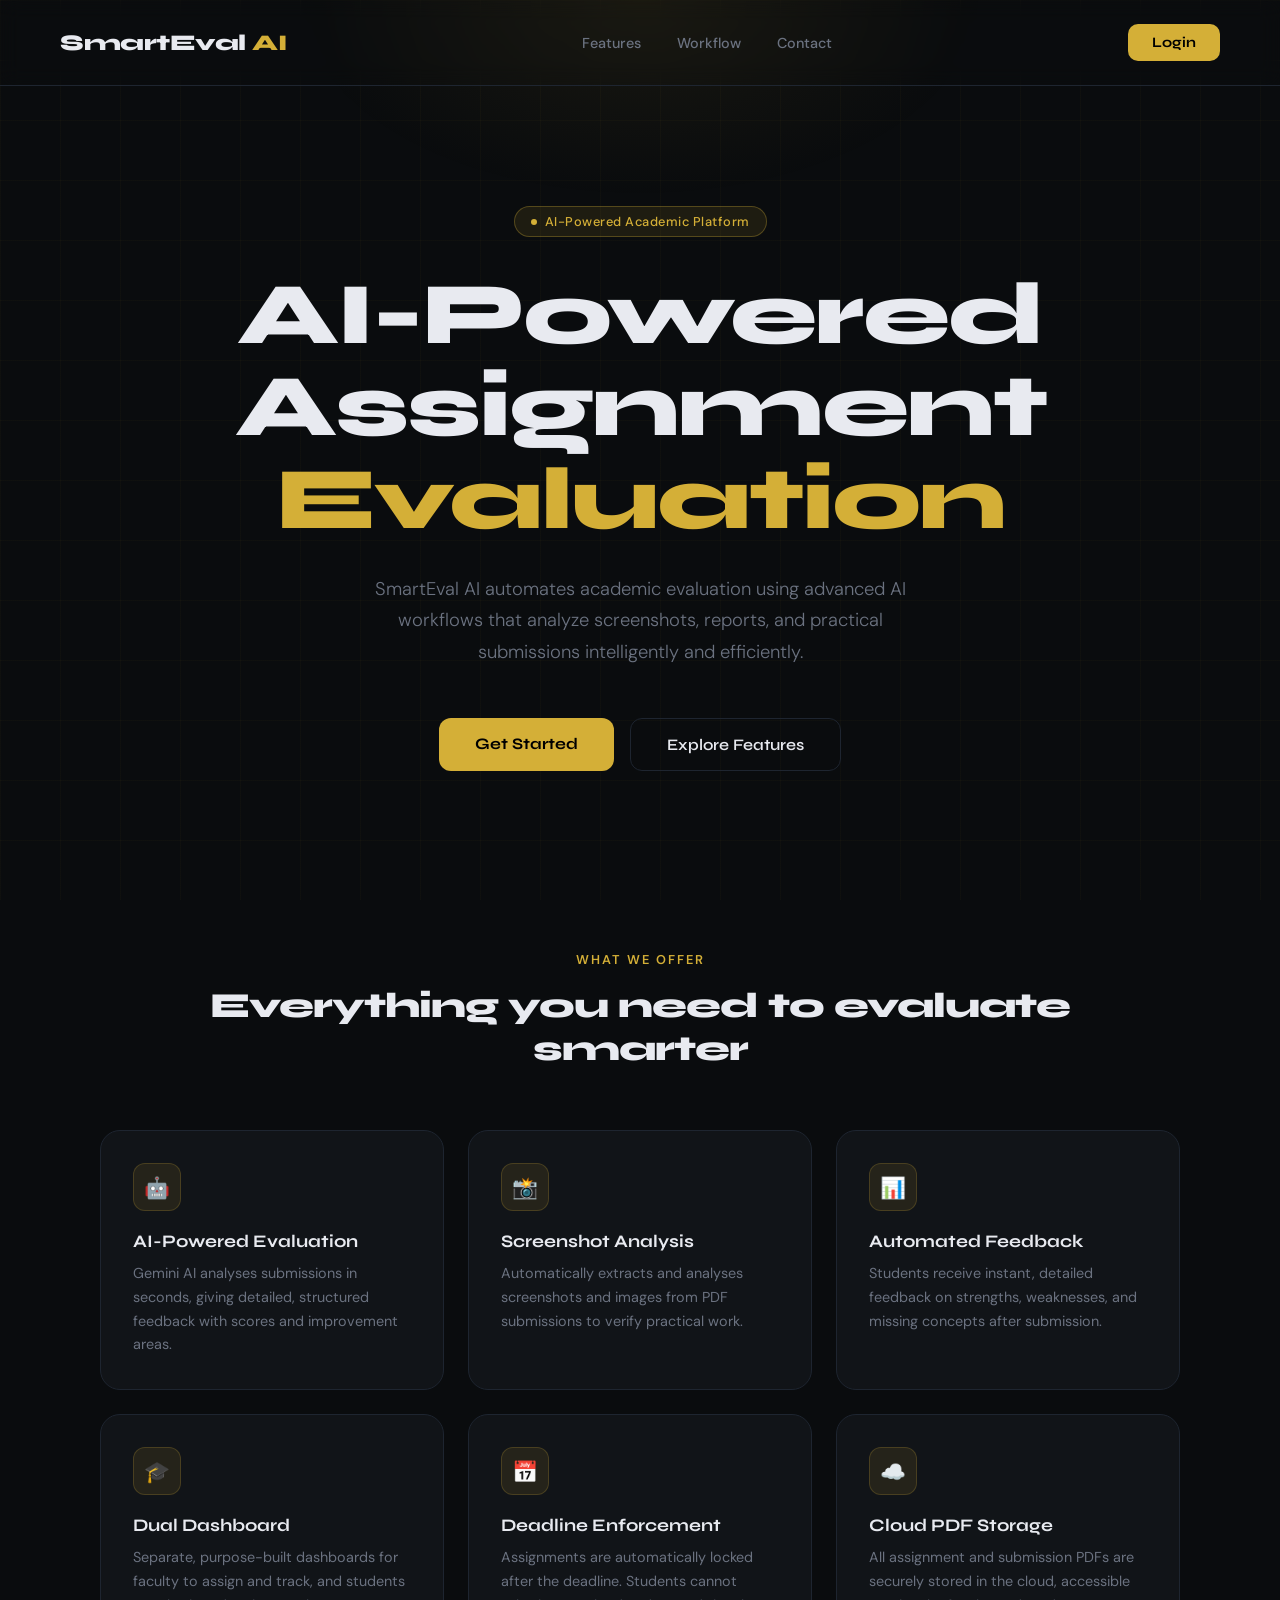
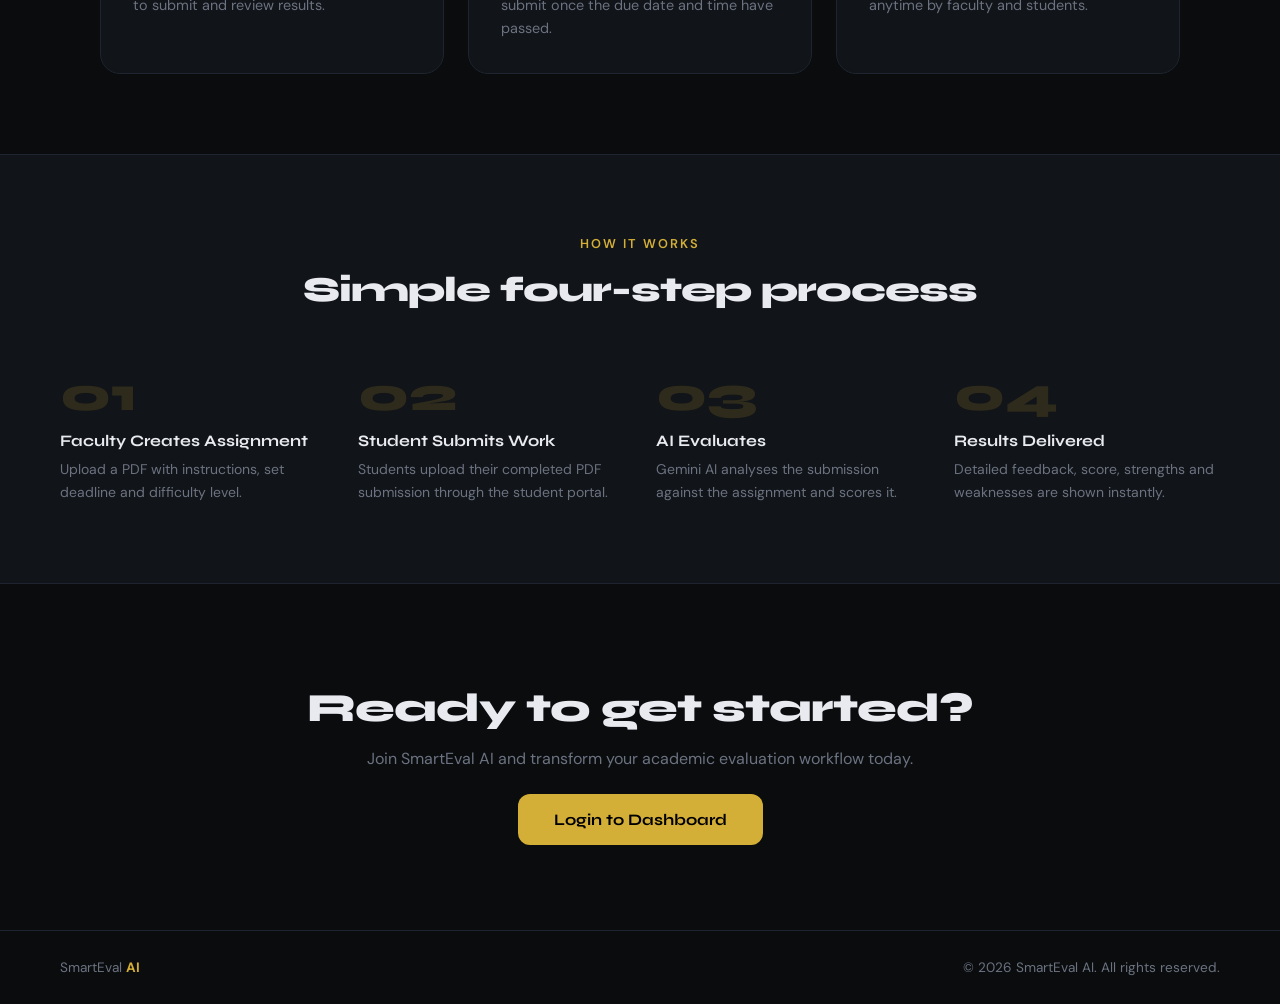
<file: Frontend/index.html>
<!DOCTYPE html>
<html lang="en">
<head>
  <meta charset="UTF-8">
  <meta name="viewport" content="width=device-width, initial-scale=1.0">
  <title>SmartEval AI</title>
  <link rel="preconnect" href="https://fonts.googleapis.com">
  <link href="https://fonts.googleapis.com/css2?family=Syne:wght@400;600;700;800&family=DM+Sans:wght@300;400;500&display=swap" rel="stylesheet">
  <style>
    :root {
      --gold: #D4AF37;
      --gold-dim: #a8891f;
      --bg: #0A0C0E;
      --surface: #111418;
      --surface2: #161B22;
      --border: #1E2530;
      --text: #E8EAF0;
      --muted: #6B7280;
    }

    * { margin: 0; padding: 0; box-sizing: border-box; }

    body {
      background: var(--bg);
      color: var(--text);
      font-family: 'DM Sans', sans-serif;
      min-height: 100vh;
      overflow-x: hidden;
    }

    /* BACKGROUND GRID */
    body::before {
      content: '';
      position: fixed;
      inset: 0;
      background-image:
        linear-gradient(rgba(212,175,55,0.03) 1px, transparent 1px),
        linear-gradient(90deg, rgba(212,175,55,0.03) 1px, transparent 1px);
      background-size: 60px 60px;
      pointer-events: none;
      z-index: 0;
    }

    /* GLOW */
    body::after {
      content: '';
      position: fixed;
      top: -200px;
      left: 50%;
      transform: translateX(-50%);
      width: 700px;
      height: 400px;
      background: radial-gradient(ellipse, rgba(212,175,55,0.08) 0%, transparent 70%);
      pointer-events: none;
      z-index: 0;
    }

    /* NAV */
    nav {
      position: relative;
      z-index: 10;
      display: flex;
      align-items: center;
      justify-content: space-between;
      padding: 24px 60px;
      border-bottom: 1px solid var(--border);
      backdrop-filter: blur(10px);
    }

    .nav-logo {
      font-family: 'Syne', sans-serif;
      font-size: 1.4rem;
      font-weight: 800;
      color: var(--text);
      letter-spacing: -0.5px;
    }

    .nav-logo span { color: var(--gold); }

    .nav-links {
      display: flex;
      gap: 36px;
      list-style: none;
    }

    .nav-links a {
      color: var(--muted);
      text-decoration: none;
      font-size: 0.9rem;
      font-weight: 500;
      transition: color 0.2s;
    }

    .nav-links a:hover { color: var(--text); }

    .nav-cta {
      background: var(--gold);
      color: #000;
      border: none;
      padding: 10px 24px;
      border-radius: 10px;
      font-family: 'Syne', sans-serif;
      font-weight: 700;
      font-size: 0.9rem;
      cursor: pointer;
      transition: opacity 0.2s, transform 0.15s;
      text-decoration: none;
    }

    .nav-cta:hover { opacity: 0.88; transform: translateY(-1px); }

    /* HERO */
    .hero {
      position: relative;
      z-index: 1;
      display: flex;
      flex-direction: column;
      align-items: center;
      text-align: center;
      padding: 120px 20px 100px;
    }

    .hero-badge {
      display: inline-flex;
      align-items: center;
      gap: 8px;
      background: rgba(212,175,55,0.1);
      border: 1px solid rgba(212,175,55,0.3);
      color: var(--gold);
      padding: 6px 16px;
      border-radius: 100px;
      font-size: 0.8rem;
      font-weight: 500;
      margin-bottom: 32px;
      letter-spacing: 0.5px;
    }

    .hero-badge::before {
      content: '';
      width: 6px;
      height: 6px;
      background: var(--gold);
      border-radius: 50%;
      animation: pulse 2s infinite;
    }

    @keyframes pulse {
      0%, 100% { opacity: 1; transform: scale(1); }
      50% { opacity: 0.4; transform: scale(0.8); }
    }

    .hero h1 {
      font-family: 'Syne', sans-serif;
      font-size: clamp(3rem, 7vw, 5.5rem);
      font-weight: 800;
      line-height: 1.05;
      letter-spacing: -2px;
      max-width: 900px;
      margin-bottom: 28px;
    }

    .hero h1 .accent { color: var(--gold); }

    .hero p {
      font-size: 1.15rem;
      color: var(--muted);
      max-width: 560px;
      line-height: 1.7;
      margin-bottom: 50px;
      font-weight: 300;
    }

    .hero-actions {
      display: flex;
      gap: 16px;
      flex-wrap: wrap;
      justify-content: center;
    }

    .btn-primary {
      background: var(--gold);
      color: #000;
      border: none;
      padding: 16px 36px;
      border-radius: 12px;
      font-family: 'Syne', sans-serif;
      font-weight: 700;
      font-size: 1rem;
      cursor: pointer;
      transition: opacity 0.2s, transform 0.15s;
      text-decoration: none;
    }

    .btn-primary:hover { opacity: 0.88; transform: translateY(-2px); }

    .btn-secondary {
      background: transparent;
      color: var(--text);
      border: 1px solid var(--border);
      padding: 16px 36px;
      border-radius: 12px;
      font-family: 'Syne', sans-serif;
      font-weight: 600;
      font-size: 1rem;
      cursor: pointer;
      transition: border-color 0.2s, transform 0.15s;
      text-decoration: none;
    }

    .btn-secondary:hover { border-color: var(--gold); transform: translateY(-2px); }

    /* FEATURES */
    .features {
      position: relative;
      z-index: 1;
      padding: 80px 60px;
      max-width: 1200px;
      margin: 0 auto;
    }

    .section-label {
      font-size: 0.8rem;
      font-weight: 600;
      color: var(--gold);
      letter-spacing: 2px;
      text-transform: uppercase;
      margin-bottom: 16px;
      text-align: center;
    }

    .section-title {
      font-family: 'Syne', sans-serif;
      font-size: 2.2rem;
      font-weight: 800;
      text-align: center;
      margin-bottom: 60px;
      letter-spacing: -1px;
    }

    .features-grid {
      display: grid;
      grid-template-columns: repeat(auto-fit, minmax(280px, 1fr));
      gap: 24px;
    }

    .feature-card {
      background: var(--surface);
      border: 1px solid var(--border);
      border-radius: 20px;
      padding: 32px;
      transition: border-color 0.25s, transform 0.25s;
    }

    .feature-card:hover {
      border-color: rgba(212,175,55,0.4);
      transform: translateY(-4px);
    }

    .feature-icon {
      width: 48px;
      height: 48px;
      background: rgba(212,175,55,0.1);
      border: 1px solid rgba(212,175,55,0.2);
      border-radius: 12px;
      display: flex;
      align-items: center;
      justify-content: center;
      font-size: 1.3rem;
      margin-bottom: 20px;
    }

    .feature-card h3 {
      font-family: 'Syne', sans-serif;
      font-size: 1.1rem;
      font-weight: 700;
      margin-bottom: 10px;
      color: var(--text);
    }

    .feature-card p {
      color: var(--muted);
      font-size: 0.9rem;
      line-height: 1.65;
    }

    /* WORKFLOW */
    .workflow {
      position: relative;
      z-index: 1;
      padding: 80px 60px;
      background: var(--surface);
      border-top: 1px solid var(--border);
      border-bottom: 1px solid var(--border);
    }

    .workflow-inner {
      max-width: 1200px;
      margin: 0 auto;
    }

    .workflow-steps {
      display: grid;
      grid-template-columns: repeat(auto-fit, minmax(200px, 1fr));
      gap: 32px;
      margin-top: 60px;
    }

    .step {
      display: flex;
      flex-direction: column;
      align-items: flex-start;
    }

    .step-num {
      font-family: 'Syne', sans-serif;
      font-size: 3rem;
      font-weight: 800;
      color: rgba(212,175,55,0.15);
      line-height: 1;
      margin-bottom: 12px;
    }

    .step h4 {
      font-family: 'Syne', sans-serif;
      font-size: 1rem;
      font-weight: 700;
      margin-bottom: 8px;
    }

    .step p {
      color: var(--muted);
      font-size: 0.875rem;
      line-height: 1.6;
    }

    /* CTA SECTION */
    .cta-section {
      position: relative;
      z-index: 1;
      padding: 100px 60px;
      text-align: center;
    }

    .cta-section h2 {
      font-family: 'Syne', sans-serif;
      font-size: 2.5rem;
      font-weight: 800;
      letter-spacing: -1px;
      margin-bottom: 16px;
    }

    .cta-section p {
      color: var(--muted);
      margin-bottom: 40px;
      font-size: 1rem;
    }

    /* FOOTER */
    footer {
      position: relative;
      z-index: 1;
      border-top: 1px solid var(--border);
      padding: 28px 60px;
      display: flex;
      justify-content: space-between;
      align-items: center;
      color: var(--muted);
      font-size: 0.85rem;
    }

    @media (max-width: 768px) {
      nav { padding: 20px 24px; }
      .nav-links { display: none; }
      .hero { padding: 80px 20px 60px; }
      .features, .cta-section { padding: 60px 24px; }
      .workflow { padding: 60px 24px; }
      footer { padding: 24px; flex-direction: column; gap: 8px; text-align: center; }
    }
  </style>
</head>
<body>

  <!-- NAV -->
  <nav>
    <div class="nav-logo">SmartEval <span>AI</span></div>
    <ul class="nav-links">
      <li><a href="#features">Features</a></li>
      <li><a href="#workflow">Workflow</a></li>
      <li><a href="#contact">Contact</a></li>
    </ul>
    <a href="login.html" class="nav-cta">Login</a>
  </nav>

  <!-- HERO -->
  <section class="hero">
    <div class="hero-badge">AI-Powered Academic Platform</div>
    <h1>
      AI-Powered Assignment<br>
      <span class="accent">Evaluation</span>
    </h1>
    <p>
      SmartEval AI automates academic evaluation using advanced AI workflows that analyze screenshots, reports, and practical submissions intelligently and efficiently.
    </p>
    <div class="hero-actions">
      <a href="login.html" class="btn-primary">Get Started</a>
      <a href="#features" class="btn-secondary">Explore Features</a>
    </div>
  </section>

  <!-- FEATURES -->
  <section class="features" id="features">
    <div class="section-label">What We Offer</div>
    <h2 class="section-title">Everything you need to evaluate smarter</h2>
    <div class="features-grid">
      <div class="feature-card">
        <div class="feature-icon">🤖</div>
        <h3>AI-Powered Evaluation</h3>
        <p>Gemini AI analyses submissions in seconds, giving detailed, structured feedback with scores and improvement areas.</p>
      </div>
      <div class="feature-card">
        <div class="feature-icon">📸</div>
        <h3>Screenshot Analysis</h3>
        <p>Automatically extracts and analyses screenshots and images from PDF submissions to verify practical work.</p>
      </div>
      <div class="feature-card">
        <div class="feature-icon">📊</div>
        <h3>Automated Feedback</h3>
        <p>Students receive instant, detailed feedback on strengths, weaknesses, and missing concepts after submission.</p>
      </div>
      <div class="feature-card">
        <div class="feature-icon">🎓</div>
        <h3>Dual Dashboard</h3>
        <p>Separate, purpose-built dashboards for faculty to assign and track, and students to submit and review results.</p>
      </div>
      <div class="feature-card">
        <div class="feature-icon">📅</div>
        <h3>Deadline Enforcement</h3>
        <p>Assignments are automatically locked after the deadline. Students cannot submit once the due date and time have passed.</p>
      </div>
      <div class="feature-card">
        <div class="feature-icon">☁️</div>
        <h3>Cloud PDF Storage</h3>
        <p>All assignment and submission PDFs are securely stored in the cloud, accessible anytime by faculty and students.</p>
      </div>
    </div>
  </section>

  <!-- WORKFLOW -->
  <section class="workflow" id="workflow">
    <div class="workflow-inner">
      <div class="section-label">How It Works</div>
      <h2 class="section-title">Simple four-step process</h2>
      <div class="workflow-steps">
        <div class="step">
          <div class="step-num">01</div>
          <h4>Faculty Creates Assignment</h4>
          <p>Upload a PDF with instructions, set deadline and difficulty level.</p>
        </div>
        <div class="step">
          <div class="step-num">02</div>
          <h4>Student Submits Work</h4>
          <p>Students upload their completed PDF submission through the student portal.</p>
        </div>
        <div class="step">
          <div class="step-num">03</div>
          <h4>AI Evaluates</h4>
          <p>Gemini AI analyses the submission against the assignment and scores it.</p>
        </div>
        <div class="step">
          <div class="step-num">04</div>
          <h4>Results Delivered</h4>
          <p>Detailed feedback, score, strengths and weaknesses are shown instantly.</p>
        </div>
      </div>
    </div>
  </section>

  <!-- CTA -->
  <section class="cta-section" id="contact">
    <h2>Ready to get started?</h2>
    <p>Join SmartEval AI and transform your academic evaluation workflow today.</p>
    <a href="login.html" class="btn-primary">Login to Dashboard</a>
  </section>

  <!-- FOOTER -->
  <footer>
    <span>SmartEval <strong style="color:var(--gold)">AI</strong></span>
    <span>© 2026 SmartEval AI. All rights reserved.</span>
  </footer>

</body>
</html>
</file>
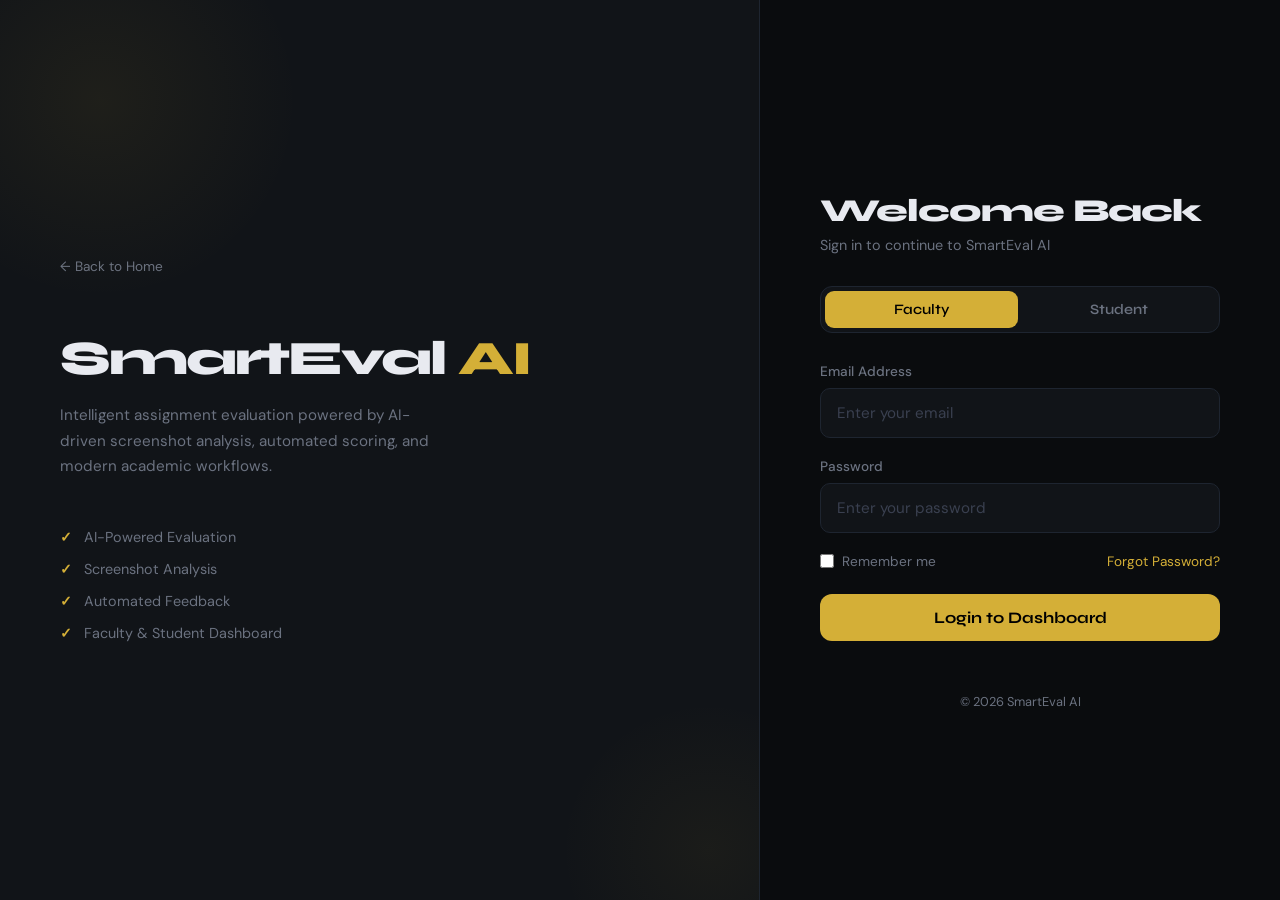
<file: Frontend/create-assignment.html>
<!DOCTYPE html>
<html lang="en">

<head>

    <meta charset="UTF-8" />

    <meta name="viewport"
        content="width=device-width, initial-scale=1.0" />

    <title>Create Assignment - SmartEval AI</title>

    <link rel="preconnect"
        href="https://fonts.googleapis.com">

    <link href="https://fonts.googleapis.com/css2?family=Inter:wght@300;400;500;600;700;800&display=swap"
        rel="stylesheet">

    <style>

        *{
            margin:0;
            padding:0;
            box-sizing:border-box;
            font-family:'Inter', Arial, sans-serif;
        }

        body{
            background:#0E1012;
            color:white;
            display:flex;
            justify-content:center;
            align-items:flex-start;
            min-height:100vh;
            padding:40px 20px;
        }

        .container{
            width:100%;
            max-width:700px;
            background:#161A20;
            padding:40px;
            border-radius:20px;
            box-shadow:0 0 20px rgba(0,0,0,0.4);
        }

        .top-bar{
            display:flex;
            align-items:center;
            gap:16px;
            margin-bottom:30px;
        }

        .back-btn{
            background:transparent;
            border:1px solid #333;
            color:#aaa;
            padding:8px 14px;
            border-radius:8px;
            cursor:pointer;
            font-size:13px;
            transition:0.2s;
        }

        .back-btn:hover{
            border-color:#D4AF37;
            color:#D4AF37;
        }

        h1{
            color:#D4AF37;
            font-size:1.6rem;
        }

        .input-group{
            margin-bottom:22px;
        }

        label{
            display:block;
            margin-bottom:8px;
            font-size:14px;
            color:#cccccc;
        }

        input,
        textarea,
        select{
            width:100%;
            padding:14px;
            border:1px solid #2a2a2a;
            border-radius:10px;
            background:#0E1012;
            color:white;
            font-size:15px;
            outline:none;
            transition:border-color 0.2s;
        }

        input:focus,
        textarea:focus,
        select:focus{
            border-color:#D4AF37;
        }

        textarea{
            resize:vertical;
            height:120px;
        }

        input[type="file"]{
            padding:12px;
            color:#999;
            cursor:pointer;
        }

        select option{
            background:#0E1012;
        }

        .submit-btn{
            width:100%;
            padding:15px;
            border:none;
            border-radius:12px;
            background:#D4AF37;
            color:black;
            font-size:16px;
            font-weight:bold;
            cursor:pointer;
            transition:opacity 0.2s, transform 0.2s;
        }

        .submit-btn:hover{
            opacity:0.9;
            transform:translateY(-2px);
        }

        .submit-btn:disabled{
            opacity:0.5;
            cursor:not-allowed;
            transform:none;
        }

        .success-box{
            margin-top:20px;
            padding:18px;
            background:#1D2A1D;
            border-radius:12px;
            color:#7CFC98;
            display:none;
            line-height:1.6;
        }

        .error-box{
            margin-top:20px;
            padding:18px;
            background:#2A1D1D;
            border-radius:12px;
            color:#FC7C7C;
            display:none;
        }

    </style>

</head>

<body>

    <div class="container">

        <div class="top-bar">

            <button class="back-btn"
                onclick="window.location.href='faculty-dashboard.html'">

                ← Back

            </button>

            <h1>Create Assignment</h1>

        </div>

        <form id="assignmentForm">

            <div class="input-group">

                <label>Assignment Name *</label>

                <input
                    type="text"
                    id="assignmentName"
                    placeholder="e.g. AWS Deployment Task"
                    required>

            </div>

            <div class="input-group">

                <label>Assignment Description</label>

                <textarea
                    id="assignmentDescription"
                    placeholder="Describe the assignment requirements and expected outcomes..."></textarea>

            </div>

            <div class="input-group">

                <label>Deadline (Date & Time)</label>

                <input
                    type="datetime-local"
                    id="deadline">

            </div>

            <div class="input-group">

                <label>Upload Assignment PDF *</label>

                <input
                    type="file"
                    id="assignmentPDF"
                    accept=".pdf"
                    required>

            </div>

            <div class="input-group">

                <label>Difficulty Level</label>

                <select id="difficulty">

                    <option value="Easy">Easy</option>

                    <option value="Medium" selected>
                        Medium
                    </option>

                    <option value="Hard">Hard</option>

                </select>

            </div>

            <button
                type="submit"
                class="submit-btn"
                id="submitBtn">

                Create Assignment

            </button>

        </form>

        <div
            class="success-box"
            id="successBox"></div>

        <div
            class="error-box"
            id="errorBox"></div>

    </div>

<script>

const BASE_URL = "http://127.0.0.1:5000";


// =========================================
// CHECK LOGIN
// =========================================

const user =
    JSON.parse(localStorage.getItem("smarteval_user"));

if (!user || user.role !== "faculty") {

    alert("Please login as faculty");

    window.location.href = "login.html";
}


// =========================================
// SET MIN DEADLINE TO NOW
// =========================================

(function setMinDeadline() {
    const now = new Date();
    // Format: YYYY-MM-DDTHH:MM
    const pad = (n) => String(n).padStart(2, "0");
    const minVal = `${now.getFullYear()}-${pad(now.getMonth()+1)}-${pad(now.getDate())}T${pad(now.getHours())}:${pad(now.getMinutes())}`;
    document.getElementById("deadline").min = minVal;
})();


// =========================================
// CREATE ASSIGNMENT
// =========================================

document.getElementById("assignmentForm")

.addEventListener("submit", async function(e) {

    e.preventDefault();

    const submitBtn =
        document.getElementById("submitBtn");

    const successBox =
        document.getElementById("successBox");

    const errorBox =
        document.getElementById("errorBox");

    successBox.style.display = "none";

    errorBox.style.display = "none";

    const assignmentName =
        document.getElementById("assignmentName").value.trim();

    const assignmentDescription =
        document.getElementById("assignmentDescription").value.trim();

    const deadlineInput =
        document.getElementById("deadline").value;

    // Convert to ISO string so time is preserved
    const deadline = deadlineInput
        ? new Date(deadlineInput).toISOString()
        : "";

    const difficulty =
        document.getElementById("difficulty").value;

    const pdfFile =
        document.getElementById("assignmentPDF").files[0];

    if (!assignmentName || !pdfFile) {

        errorBox.textContent =
            "Please fill all required fields";

        errorBox.style.display = "block";

        return;
    }

    if (
        !pdfFile.name
        .toLowerCase()
        .endsWith(".pdf")
    ) {

        errorBox.textContent =
            "Only PDF files are allowed";

        errorBox.style.display = "block";

        return;
    }

    const formData = new FormData();

    formData.append("faculty_id", user.id);

    formData.append("title", assignmentName);

    formData.append(
        "description",
        assignmentDescription
    );

    formData.append("deadline", deadline);

    formData.append("difficulty", difficulty);

    formData.append("pdf", pdfFile);

    submitBtn.textContent = "Uploading...";

    submitBtn.disabled = true;

    try {

        const response = await fetch(

            `${BASE_URL}/create-assignment`,

            {

                method: "POST",

                body: formData
            }
        );

        const data = await response.json();

        if (data.success) {

            successBox.innerHTML = `

                ✅ Assignment Created Successfully!

                <br><br>

                <strong>Assignment:</strong>
                ${assignmentName}

                <br>

                <strong>Faculty:</strong>
                ${user.name}

                <br>

                <strong>Difficulty:</strong>
                ${difficulty}

                <br>

                <strong>Deadline:</strong>
                ${deadline ? new Date(deadline).toLocaleString() : "No Deadline"}

            `;

            successBox.style.display = "block";

            document.getElementById("assignmentForm")

            .reset();

        } else {

            errorBox.textContent =
                data.message;

            errorBox.style.display = "block";
        }

    } catch(error) {

        console.error(error);

        errorBox.textContent =
            "Backend connection failed";

        errorBox.style.display = "block";

    } finally {

        submitBtn.textContent =
            "Create Assignment";

        submitBtn.disabled = false;
    }
});

</script>

</body>
</html>
</file>
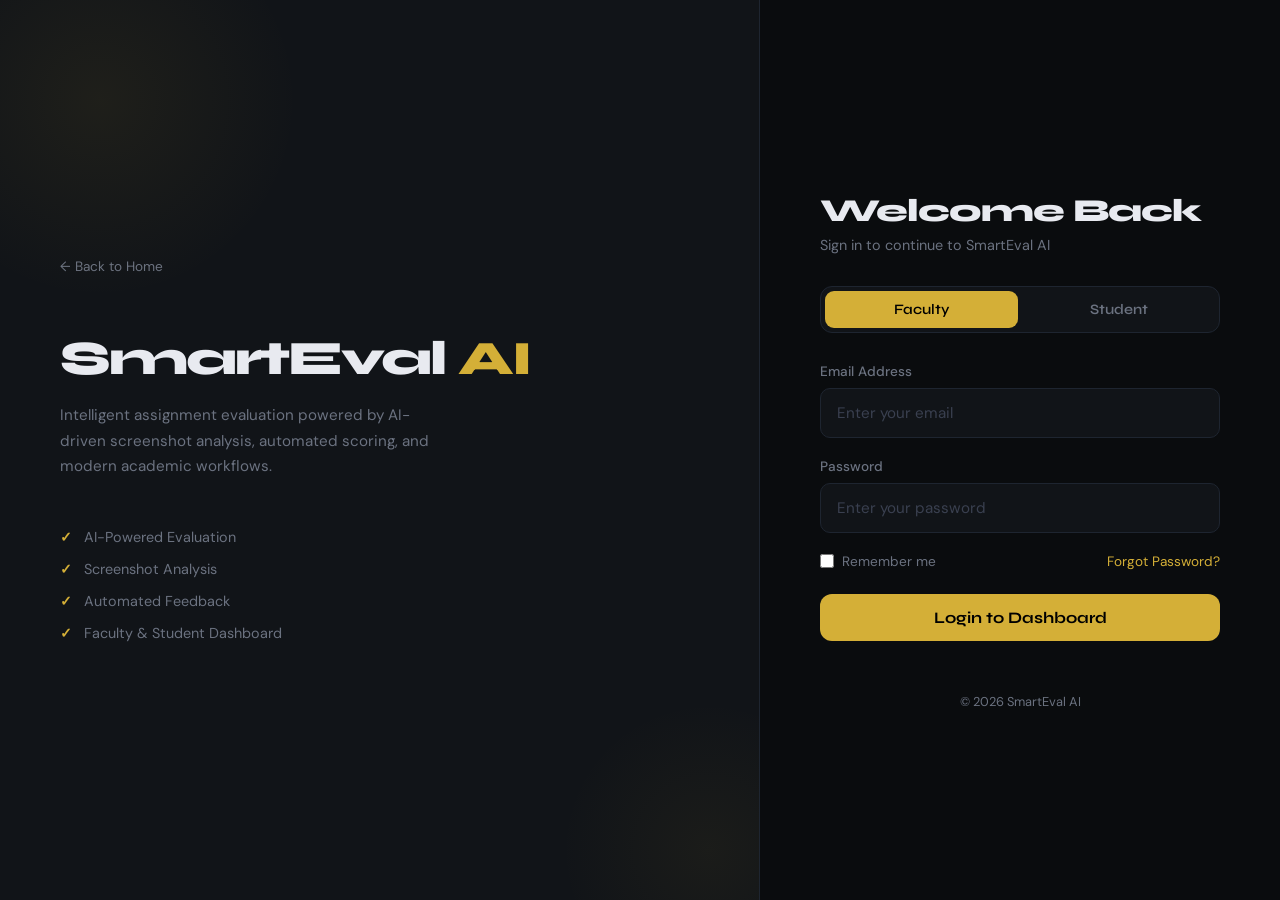
<file: Frontend/faculty-dashboard.html>
<!DOCTYPE html>
<html lang="en">

<head>

    <meta charset="UTF-8">

    <meta name="viewport"
        content="width=device-width, initial-scale=1.0">

    <title>Faculty Dashboard - SmartEval AI</title>

    <link rel="preconnect"
        href="https://fonts.googleapis.com">

    <link href="https://fonts.googleapis.com/css2?family=Inter:wght@300;400;500;600;700;800&display=swap"
        rel="stylesheet">

    <style>

        *{
            margin:0;
            padding:0;
            box-sizing:border-box;
            font-family:'Inter', sans-serif;
        }

        body{
            background:#0E1012;
            color:white;
            min-height:100vh;
            padding:30px;
        }

        .topbar{
            display:flex;
            justify-content:space-between;
            align-items:center;
            margin-bottom:30px;
        }

        .topbar h1{
            color:#D4AF37;
        }

        .profile-section{
            display:flex;
            gap:12px;
            align-items:center;
        }

        .profile-btn,
        .logout-btn{
            background:#161A20;
            border:1px solid #333;
            color:white;
            padding:10px 16px;
            border-radius:10px;
            cursor:pointer;
        }

        .logout-btn:hover{
            border-color:#D4AF37;
            color:#D4AF37;
        }

        .actions{
            display:grid;
            grid-template-columns:repeat(auto-fit,minmax(250px,1fr));
            gap:20px;
            margin-bottom:30px;
        }

        .action-card{
            background:#161A20;
            padding:25px;
            border-radius:20px;
            cursor:pointer;
            transition:0.2s;
            border:1px solid transparent;
        }

        .action-card:hover{
            border-color:#D4AF37;
            transform:translateY(-3px);
        }

        .action-card h3{
            color:#D4AF37;
            margin-bottom:10px;
        }

        .section{
            background:#161A20;
            padding:25px;
            border-radius:20px;
            margin-bottom:30px;
        }

        .section h2{
            color:#D4AF37;
            margin-bottom:20px;
        }

        table{
            width:100%;
            border-collapse:collapse;
        }

        th,
        td{
            padding:14px;
            border-bottom:1px solid #2A2A2A;
            text-align:left;
        }

        th{
            color:#D4AF37;
        }

        .status{
            padding:6px 12px;
            border-radius:8px;
            font-size:13px;
            font-weight:600;
        }

        .completed{
            background:#1D2A1D;
            color:#7CFC98;
        }

        .pending{
            background:#2C2412;
            color:#FFD369;
        }

        .view-pdf-btn{
            display:inline-block;
            padding:6px 14px;
            background:rgba(212,175,55,0.12);
            border:1px solid rgba(212,175,55,0.4);
            color:#D4AF37;
            border-radius:8px;
            font-size:13px;
            font-weight:600;
            text-decoration:none;
            transition:0.2s;
        }

        .view-pdf-btn:hover{
            background:rgba(212,175,55,0.25);
            border-color:#D4AF37;
        }

        /* KPI CARDS */
        .kpi-row{
            display:grid;
            grid-template-columns:repeat(auto-fit,minmax(200px,1fr));
            gap:18px;
            margin-bottom:30px;
        }

        .kpi-card{
            background:#161A20;
            border:1px solid #1E2530;
            border-radius:16px;
            padding:24px 28px;
            position:relative;
            overflow:hidden;
        }

        .kpi-card::before{
            content:'';
            position:absolute;
            top:0; left:0; right:0;
            height:3px;
            background:linear-gradient(90deg, #D4AF37, #a8891f);
            border-radius:16px 16px 0 0;
        }

        .kpi-label{
            font-size:0.75rem;
            font-weight:600;
            color:#6B7280;
            text-transform:uppercase;
            letter-spacing:0.8px;
            margin-bottom:10px;
        }

        .kpi-value{
            font-size:2rem;
            font-weight:800;
            color:#D4AF37;
            font-family:'Inter', sans-serif;
            line-height:1;
        }

        .kpi-sub{
            font-size:0.78rem;
            color:#6B7280;
            margin-top:6px;
        }

    </style>

</head>

<body>

<div class="topbar">

    <h1>Faculty Dashboard</h1>

    <div class="profile-section">

        <button
            class="profile-btn"
            id="facultyProfileBtn">

            Faculty

        </button>

        <button
            class="logout-btn"
            id="logoutBtn">

            Logout

        </button>

    </div>

</div>


<!-- ======================================= -->
<!-- KPI CARDS -->
<!-- ======================================= -->

<div class="kpi-row">

    <div class="kpi-card">
        <div class="kpi-label">Total Assignments</div>
        <div class="kpi-value" id="kpiTotalAssignments">—</div>
        <div class="kpi-sub">Created so far</div>
    </div>

    <div class="kpi-card">
        <div class="kpi-label">Total Submissions</div>
        <div class="kpi-value" id="kpiTotalSubmissions">—</div>
        <div class="kpi-sub">Across all students</div>
    </div>

    <div class="kpi-card">
        <div class="kpi-label">Avg Score</div>
        <div class="kpi-value" id="kpiAvgScore">—</div>
        <div class="kpi-sub">Across all evaluated submissions</div>
    </div>

    <div class="kpi-card">
        <div class="kpi-label">Completion Rate</div>
        <div class="kpi-value" id="kpiCompletionRate">—</div>
        <div class="kpi-sub">Completed vs total submissions</div>
    </div>

</div>


<!-- ======================================= -->
<!-- ACTIONS -->
<!-- ======================================= -->

<div class="actions">

    <div
        class="action-card"
        onclick="window.location.href='create-assignment.html'">

        <h3>Create Assignment</h3>

        <p>
            Upload assignment PDFs and create tasks for students.
        </p>

    </div>

</div>


<!-- ======================================= -->
<!-- ASSIGNMENTS -->
<!-- ======================================= -->

<div class="section">

    <h2>Assignments</h2>

    <table>

        <thead>

            <tr>

                <th>Title</th>

                <th>Difficulty</th>

                <th>Deadline</th>

            </tr>

        </thead>

        <tbody id="assignmentsTableBody">

        </tbody>

    </table>

</div>


<!-- ======================================= -->
<!-- SUBMISSIONS -->
<!-- ======================================= -->

<div class="section">

    <h2>Student Submissions</h2>

    <table>

        <thead>

            <tr>

                <th>Student</th>

                <th>Assignment</th>

                <th>Status</th>

                <th>Submission PDF</th>

            </tr>

        </thead>

        <tbody id="submissionsTableBody">

        </tbody>

    </table>

</div>

<script>

const BASE_URL = "http://127.0.0.1:5000";


// =========================================
// CHECK LOGIN
// =========================================

const user =
    JSON.parse(localStorage.getItem("smarteval_user"));

if (!user || user.role !== "faculty") {

    alert("Please login as faculty");

    window.location.href = "login.html";
}


// =========================================
// PROFILE NAME
// =========================================

document.getElementById("facultyProfileBtn")

.textContent = user.name;


// =========================================
// LOGOUT
// =========================================

document.getElementById("logoutBtn")

.addEventListener("click", () => {

    localStorage.removeItem("smarteval_user");

    window.location.href = "login.html";
});


// =========================================
// LOAD ASSIGNMENTS
// =========================================

async function loadAssignments() {

    try {

        const response = await fetch(

            `${BASE_URL}/get-assignments`
        );

        const data = await response.json();

        if (data.success) {

            renderAssignments(data.assignments);

            document.getElementById("kpiTotalAssignments").textContent =
                data.assignments.length;
        }

    } catch(error) {

        console.error(error);
    }
}


// =========================================
// RENDER ASSIGNMENTS
// =========================================

function renderAssignments(assignments) {

    const tbody =
        document.getElementById("assignmentsTableBody");

    tbody.innerHTML = "";

    assignments.forEach((assignment) => {

        // Convert deadline to IST (UTC+5:30)
        let deadlineDisplay = "No Deadline";

        if (assignment.deadline) {

            const date = new Date(assignment.deadline);

            if (!isNaN(date.getTime())) {

                deadlineDisplay = date.toLocaleString("en-IN", {
                    timeZone: "Asia/Kolkata",
                    day: "2-digit",
                    month: "short",
                    year: "numeric",
                    hour: "2-digit",
                    minute: "2-digit",
                    hour12: true
                }) + " IST";

            } else {

                deadlineDisplay = assignment.deadline;
            }
        }

        tbody.innerHTML += `

            <tr>

                <td>${assignment.title}</td>

                <td>${assignment.difficulty}</td>

                <td>${deadlineDisplay}</td>

            </tr>
        `;
    });
}


// =========================================
// LOAD SUBMISSIONS
// =========================================

async function loadSubmissions() {

    try {

        const response = await fetch(

            `${BASE_URL}/get-submissions`
        );

        const data = await response.json();

        if (data.success) {

            renderSubmissions(data.submissions);

            // KPI: total submissions
            const total = data.submissions.length;
            document.getElementById("kpiTotalSubmissions").textContent = total;

            // KPI: completion rate
            const completed = data.submissions.filter(
                s => s.submission_status === "completed"
            ).length;

            document.getElementById("kpiCompletionRate").textContent =
                total > 0
                    ? Math.round((completed / total) * 100) + "%"
                    : "0%";

            // KPI: avg score — fetch from evaluation_results table
            try {

                const evalRes  = await fetch(`${BASE_URL}/get-evaluation-results`);
                const evalData = await evalRes.json();
                const results  = evalData.results || evalData.evaluation_results || [];

                const scores = results
                    .map(r => parseFloat(r.score ?? r.ai_score ?? r.total_score ?? ""))
                    .filter(n => !isNaN(n));

                if (scores.length > 0) {

                    const avg = scores.reduce((a, b) => a + b, 0) / scores.length;

                    document.getElementById("kpiAvgScore").textContent =
                        avg.toFixed(1) + " / 100";

                } else {

                    document.getElementById("kpiAvgScore").textContent = "N/A";
                }

            } catch(e) {

                // Fallback: try score on submission object itself
                const scored = data.submissions.filter(s =>
                    s.score !== null && s.score !== undefined &&
                    s.score !== "" && !isNaN(parseFloat(s.score))
                );

                if (scored.length > 0) {

                    const avg = scored.reduce(
                        (sum, s) => sum + parseFloat(s.score), 0
                    ) / scored.length;

                    document.getElementById("kpiAvgScore").textContent =
                        avg.toFixed(1) + " / 100";

                } else {

                    document.getElementById("kpiAvgScore").textContent = "N/A";
                }
            }
        }

    } catch(error) {

        console.error(error);
    }
}


// =========================================
// RENDER SUBMISSIONS
// =========================================

function renderSubmissions(submissions) {

    const tbody =
        document.getElementById("submissionsTableBody");

    tbody.innerHTML = "";

    submissions.forEach((submission) => {

        const statusClass =
            submission.submission_status === "completed"
                ? "completed"
                : "pending";

        // Backend may return pdf url under different field names — check all
        const pdfUrl =
            submission.pdf_url ||
            submission.submission_pdf ||
            submission.pdf_s3_url ||
            submission.s3_url ||
            submission.file_url ||
            null;

        let pdfCell;

        if (submission.submission_status === "completed" && pdfUrl) {

            pdfCell = `<a href="${pdfUrl}" target="_blank" class="view-pdf-btn">View PDF</a>`;

        } else if (submission.submission_status === "completed" && !pdfUrl) {

            // Completed but no URL in response — show a note
            pdfCell = `<span style="color:#888;font-size:13px;">PDF not linked</span>`;

        } else {

            pdfCell = `<span style="color:#555;font-size:13px;">Not submitted</span>`;
        }

        tbody.innerHTML += `

            <tr>

                <td>${submission.student_name}</td>

                <td>${submission.assignment_title}</td>

                <td>

                    <span class="status ${statusClass}">

                        ${submission.submission_status}

                    </span>

                </td>

                <td>${pdfCell}</td>

            </tr>
        `;
    });
}


// =========================================
// INITIAL LOAD
// =========================================

loadAssignments();

loadSubmissions();

</script>

</body>
</html>
</file>
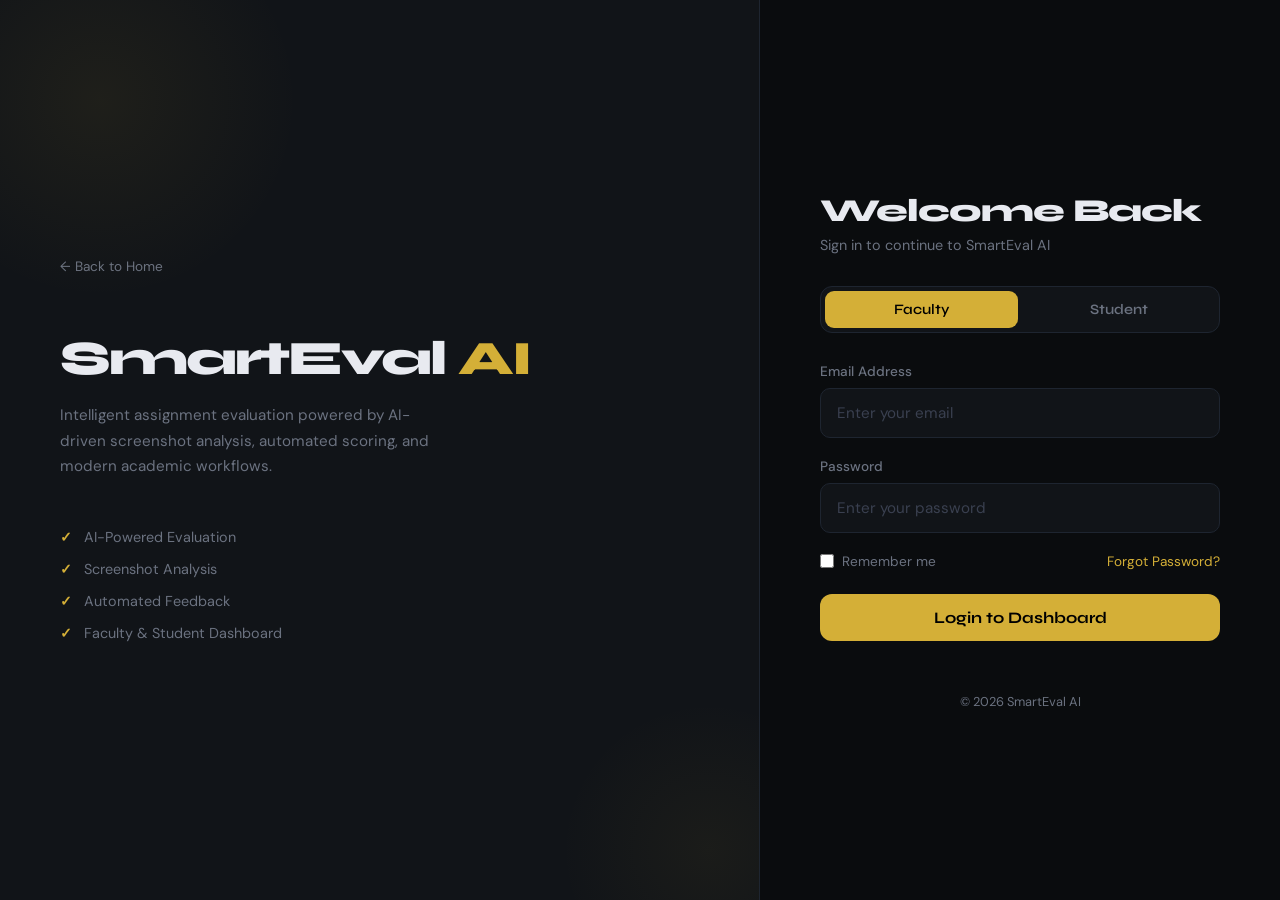
<file: Frontend/login.html>
<!DOCTYPE html>
<html lang="en">
<head>
  <meta charset="UTF-8">
  <meta name="viewport" content="width=device-width, initial-scale=1.0">
  <title>SmartEval AI - Login</title>
  <link rel="preconnect" href="https://fonts.googleapis.com">
  <link href="https://fonts.googleapis.com/css2?family=Syne:wght@400;600;700;800&family=DM+Sans:wght@300;400;500&display=swap" rel="stylesheet">
  <style>
    :root {
      --gold: #D4AF37;
      --bg: #0A0C0E;
      --surface: #111418;
      --surface2: #161B22;
      --border: #1E2530;
      --text: #E8EAF0;
      --muted: #6B7280;
    }

    * { margin: 0; padding: 0; box-sizing: border-box; }

    body {
      background: var(--bg);
      color: var(--text);
      font-family: 'DM Sans', sans-serif;
      min-height: 100vh;
      display: flex;
      overflow: hidden;
    }

    /* LEFT PANEL */
    .left-panel {
      flex: 1;
      background: var(--surface);
      border-right: 1px solid var(--border);
      display: flex;
      flex-direction: column;
      justify-content: center;
      padding: 60px;
      position: relative;
      overflow: hidden;
    }

    .left-panel::before {
      content: '';
      position: absolute;
      top: -100px;
      left: -100px;
      width: 400px;
      height: 400px;
      background: radial-gradient(circle, rgba(212,175,55,0.07) 0%, transparent 70%);
      pointer-events: none;
    }

    .left-panel::after {
      content: '';
      position: absolute;
      bottom: -100px;
      right: -100px;
      width: 300px;
      height: 300px;
      background: radial-gradient(circle, rgba(212,175,55,0.05) 0%, transparent 70%);
      pointer-events: none;
    }

    .back-link {
      display: inline-flex;
      align-items: center;
      gap: 6px;
      color: var(--muted);
      text-decoration: none;
      font-size: 0.85rem;
      margin-bottom: 60px;
      transition: color 0.2s;
    }

    .back-link:hover { color: var(--gold); }

    .brand-title {
      font-family: 'Syne', sans-serif;
      font-size: 3rem;
      font-weight: 800;
      letter-spacing: -2px;
      line-height: 1;
      margin-bottom: 20px;
    }

    .brand-title span { color: var(--gold); }

    .brand-desc {
      color: var(--muted);
      font-size: 0.95rem;
      line-height: 1.7;
      max-width: 380px;
      margin-bottom: 48px;
    }

    .feature-list {
      display: flex;
      flex-direction: column;
      gap: 14px;
    }

    .feature-item {
      display: flex;
      align-items: center;
      gap: 12px;
      font-size: 0.9rem;
      color: var(--muted);
    }

    .feature-item::before {
      content: '✓';
      color: var(--gold);
      font-weight: 700;
      font-size: 0.85rem;
    }

    /* RIGHT PANEL */
    .right-panel {
      width: 520px;
      display: flex;
      align-items: center;
      justify-content: center;
      padding: 40px 50px;
      background: var(--bg);
    }

    .login-card {
      width: 100%;
      max-width: 400px;
    }

    .login-card h2 {
      font-family: 'Syne', sans-serif;
      font-size: 2rem;
      font-weight: 800;
      letter-spacing: -1px;
      margin-bottom: 6px;
    }

    .login-subtitle {
      color: var(--muted);
      font-size: 0.9rem;
      margin-bottom: 32px;
    }

    /* ROLE TOGGLE */
    .role-toggle {
      display: flex;
      background: var(--surface);
      border: 1px solid var(--border);
      border-radius: 12px;
      padding: 4px;
      margin-bottom: 30px;
      gap: 4px;
    }

    .role-btn {
      flex: 1;
      padding: 10px;
      border: none;
      border-radius: 9px;
      background: transparent;
      color: var(--muted);
      font-family: 'Syne', sans-serif;
      font-weight: 600;
      font-size: 0.9rem;
      cursor: pointer;
      transition: all 0.2s;
    }

    .role-btn.active {
      background: var(--gold);
      color: #000;
    }

    /* FORM */
    .input-group {
      margin-bottom: 20px;
    }

    .input-group label {
      display: block;
      font-size: 0.85rem;
      font-weight: 500;
      color: var(--muted);
      margin-bottom: 8px;
    }

    .input-group input {
      width: 100%;
      padding: 14px 16px;
      border: 1px solid var(--border);
      border-radius: 10px;
      background: var(--surface);
      color: var(--text);
      font-family: 'DM Sans', sans-serif;
      font-size: 0.95rem;
      outline: none;
      transition: border-color 0.2s;
    }

    .input-group input:focus {
      border-color: var(--gold);
    }

    .input-group input::placeholder { color: #3A4050; }

    .form-options {
      display: flex;
      align-items: center;
      justify-content: space-between;
      margin-bottom: 24px;
    }

    .remember-me {
      display: flex;
      align-items: center;
      gap: 8px;
      font-size: 0.85rem;
      color: var(--muted);
      cursor: pointer;
    }

    .remember-me input[type="checkbox"] {
      accent-color: var(--gold);
      width: 14px;
      height: 14px;
    }

    .forgot-link {
      font-size: 0.85rem;
      color: var(--gold);
      text-decoration: none;
    }

    .forgot-link:hover { text-decoration: underline; }

    .login-btn {
      width: 100%;
      padding: 14px;
      border: none;
      border-radius: 12px;
      background: var(--gold);
      color: #000;
      font-family: 'Syne', sans-serif;
      font-weight: 700;
      font-size: 1rem;
      cursor: pointer;
      transition: opacity 0.2s, transform 0.15s;
      margin-bottom: 20px;
    }

    .login-btn:hover { opacity: 0.88; transform: translateY(-1px); }

    .signup-text {
      text-align: center;
      font-size: 0.875rem;
      color: var(--muted);
    }

    .signup-text a {
      color: var(--gold);
      text-decoration: none;
      font-weight: 500;
    }

    .signup-text a:hover { text-decoration: underline; }

    .copyright {
      text-align: center;
      color: var(--muted);
      font-size: 0.8rem;
      margin-top: 32px;
    }

    .error-box {
      padding: 12px 16px;
      border-radius: 10px;
      background: #2A1D1D;
      color: #FC7C7C;
      font-size: 0.875rem;
      margin-bottom: 16px;
      display: none;
    }

    @media (max-width: 900px) {
      .left-panel { display: none; }
      .right-panel { width: 100%; padding: 40px 24px; }
    }
  </style>
</head>
<body>

  <!-- LEFT PANEL -->
  <div class="left-panel">
    <a href="index.html" class="back-link">← Back to Home</a>
    <div class="brand-title">SmartEval <span>AI</span></div>
    <p class="brand-desc">
      Intelligent assignment evaluation powered by AI-driven screenshot analysis, automated scoring, and modern academic workflows.
    </p>
    <div class="feature-list">
      <div class="feature-item">AI-Powered Evaluation</div>
      <div class="feature-item">Screenshot Analysis</div>
      <div class="feature-item">Automated Feedback</div>
      <div class="feature-item">Faculty &amp; Student Dashboard</div>
    </div>
  </div>

  <!-- RIGHT PANEL -->
  <div class="right-panel">
    <div class="login-card">

      <h2>Welcome Back</h2>
      <p class="login-subtitle">Sign in to continue to SmartEval AI</p>

      <!-- ROLE TOGGLE -->
      <div class="role-toggle">
        <button type="button" class="role-btn active" id="facultyBtn">Faculty</button>
        <button type="button" class="role-btn" id="studentBtn">Student</button>
      </div>

      <div class="error-box" id="errorBox"></div>

      <form id="loginForm">
        <div class="input-group">
          <label>Email Address</label>
          <input type="email" id="loginEmail" placeholder="Enter your email" required>
        </div>
        <div class="input-group">
          <label>Password</label>
          <input type="password" id="loginPassword" placeholder="Enter your password" required>
        </div>
        <div class="form-options">
          <label class="remember-me">
            <input type="checkbox"> Remember me
          </label>
          <a href="#" class="forgot-link">Forgot Password?</a>
        </div>
        <button type="submit" class="login-btn">Login to Dashboard</button>
      </form>

      <div class="signup-text" id="signupContainer">
        Don't have an account? <a href="signup.html">Create Account</a>
      </div>

      <p class="copyright">© 2026 SmartEval AI</p>
    </div>
  </div>

  <script>
  const BASE_URL = "http://127.0.0.1:5000";
  let selectedRole = "faculty";

  // ROLE TOGGLE
  document.getElementById("facultyBtn").addEventListener("click", () => {
    selectedRole = "faculty";
    document.getElementById("facultyBtn").classList.add("active");
    document.getElementById("studentBtn").classList.remove("active");
    document.getElementById("signupContainer").style.display = "none";
  });

  document.getElementById("studentBtn").addEventListener("click", () => {
    selectedRole = "student";
    document.getElementById("studentBtn").classList.add("active");
    document.getElementById("facultyBtn").classList.remove("active");
    document.getElementById("signupContainer").style.display = "block";
  });

  // Hide signup link by default (faculty selected)
  document.getElementById("signupContainer").style.display = "none";

  // LOGIN
  document.getElementById("loginForm").addEventListener("submit", async function(e) {
    e.preventDefault();

    const email    = document.getElementById("loginEmail").value.trim();
    const password = document.getElementById("loginPassword").value.trim();
    const errorBox = document.getElementById("errorBox");
    errorBox.style.display = "none";

    try {
      const response = await fetch(`${BASE_URL}/login`, {
        method: "POST",
        headers: { "Content-Type": "application/json" },
        body: JSON.stringify({ email, password })
      });

      const data = await response.json();

      if (data.success) {

        // Role mismatch check
        if (data.user.role !== selectedRole) {
          errorBox.textContent = `This account is registered as "${data.user.role}". Please select the correct role tab above.`;
          errorBox.style.display = "block";
          return;
        }

        localStorage.setItem("smarteval_user", JSON.stringify(data.user));

        if (data.user.role === "faculty") {
          window.location.href = "faculty-dashboard.html";
        } else {
          window.location.href = "student-dashboard.html";
        }

      } else {
        errorBox.textContent = data.message || "Login failed. Please check your credentials.";
        errorBox.style.display = "block";
      }

    } catch(error) {
      console.error(error);
      errorBox.textContent = "Backend connection failed. Make sure Flask is running on port 5000.";
      errorBox.style.display = "block";
    }
  });

  // If already logged in, skip login
  const existingUser = JSON.parse(localStorage.getItem("smarteval_user"));
  if (existingUser) {
    if (existingUser.role === "faculty") {
      window.location.href = "faculty-dashboard.html";
    } else {
      window.location.href = "student-dashboard.html";
    }
  }
  </script>

</body>
</html>
</file>
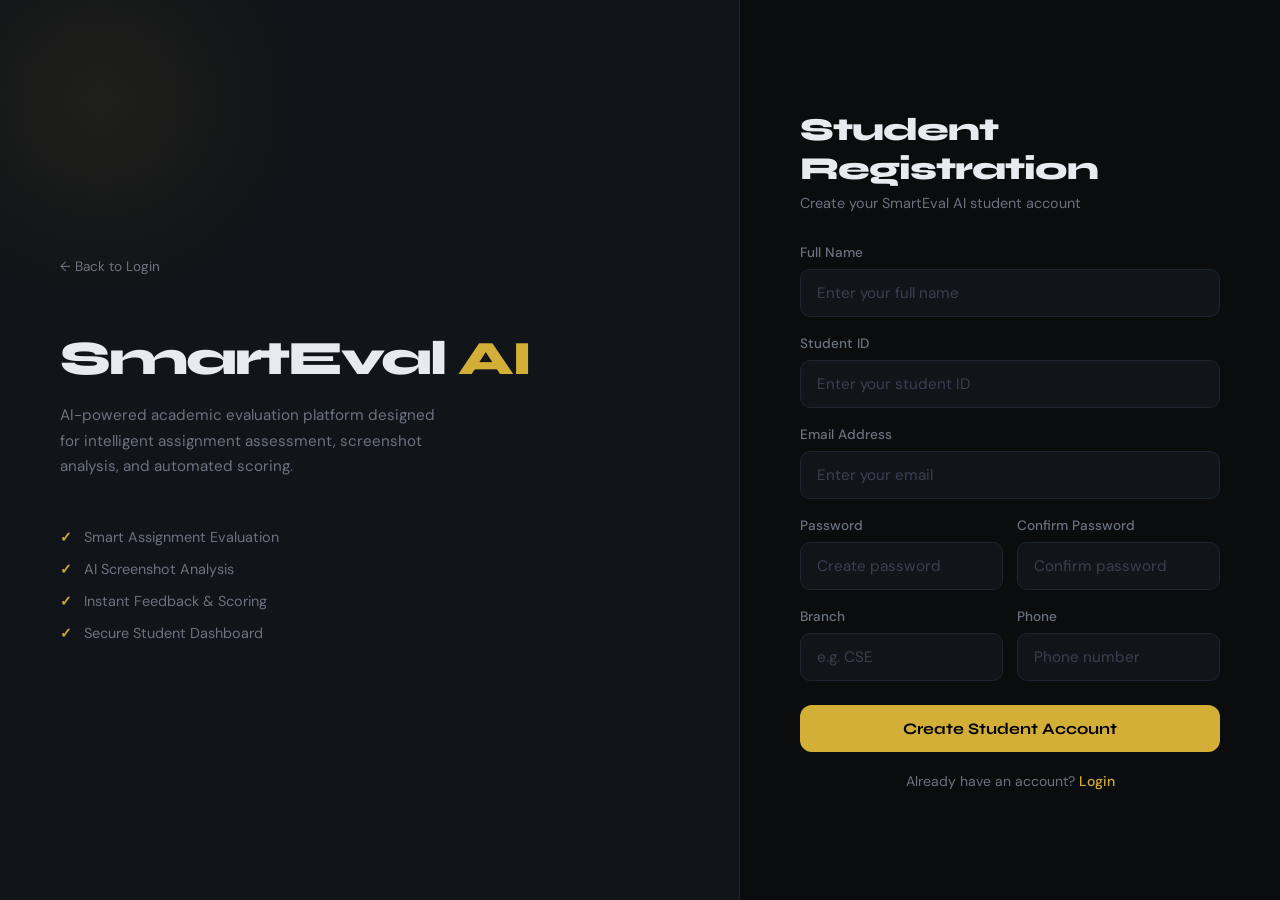
<file: Frontend/signup.html>
<!DOCTYPE html>
<html lang="en">
<head>
  <meta charset="UTF-8">
  <meta name="viewport" content="width=device-width, initial-scale=1.0">
  <title>SmartEval AI - Student Signup</title>
  <link rel="preconnect" href="https://fonts.googleapis.com">
  <link href="https://fonts.googleapis.com/css2?family=Syne:wght@400;600;700;800&family=DM+Sans:wght@300;400;500&display=swap" rel="stylesheet">
  <style>
    :root {
      --gold: #D4AF37;
      --bg: #0A0C0E;
      --surface: #111418;
      --surface2: #161B22;
      --border: #1E2530;
      --text: #E8EAF0;
      --muted: #6B7280;
    }

    * { margin: 0; padding: 0; box-sizing: border-box; }

    body {
      background: var(--bg);
      color: var(--text);
      font-family: 'DM Sans', sans-serif;
      min-height: 100vh;
      display: flex;
      overflow-x: hidden;
    }

    /* LEFT PANEL */
    .left-panel {
      flex: 1;
      background: var(--surface);
      border-right: 1px solid var(--border);
      display: flex;
      flex-direction: column;
      justify-content: center;
      padding: 60px;
      position: relative;
      overflow: hidden;
    }

    .left-panel::before {
      content: '';
      position: absolute;
      top: -100px;
      left: -100px;
      width: 400px;
      height: 400px;
      background: radial-gradient(circle, rgba(212,175,55,0.07) 0%, transparent 70%);
      pointer-events: none;
    }

    .back-link {
      display: inline-flex;
      align-items: center;
      gap: 6px;
      color: var(--muted);
      text-decoration: none;
      font-size: 0.85rem;
      margin-bottom: 60px;
      transition: color 0.2s;
    }

    .back-link:hover { color: var(--gold); }

    .brand-title {
      font-family: 'Syne', sans-serif;
      font-size: 3rem;
      font-weight: 800;
      letter-spacing: -2px;
      line-height: 1;
      margin-bottom: 20px;
    }

    .brand-title span { color: var(--gold); }

    .brand-desc {
      color: var(--muted);
      font-size: 0.95rem;
      line-height: 1.7;
      max-width: 380px;
      margin-bottom: 48px;
    }

    .feature-list {
      display: flex;
      flex-direction: column;
      gap: 14px;
    }

    .feature-item {
      display: flex;
      align-items: center;
      gap: 12px;
      font-size: 0.9rem;
      color: var(--muted);
    }

    .feature-item::before {
      content: '✓';
      color: var(--gold);
      font-weight: 700;
      font-size: 0.85rem;
    }

    /* RIGHT PANEL */
    .right-panel {
      width: 540px;
      display: flex;
      align-items: center;
      justify-content: center;
      padding: 40px 50px;
      background: var(--bg);
      overflow-y: auto;
    }

    .signup-card {
      width: 100%;
      max-width: 420px;
      padding: 20px 0;
    }

    .signup-card h2 {
      font-family: 'Syne', sans-serif;
      font-size: 2rem;
      font-weight: 800;
      letter-spacing: -1px;
      margin-bottom: 6px;
    }

    .signup-subtitle {
      color: var(--muted);
      font-size: 0.9rem;
      margin-bottom: 32px;
    }

    /* FORM */
    .input-group {
      margin-bottom: 18px;
    }

    .input-group label {
      display: block;
      font-size: 0.85rem;
      font-weight: 500;
      color: var(--muted);
      margin-bottom: 8px;
    }

    .input-group input {
      width: 100%;
      padding: 13px 16px;
      border: 1px solid var(--border);
      border-radius: 10px;
      background: var(--surface);
      color: var(--text);
      font-family: 'DM Sans', sans-serif;
      font-size: 0.95rem;
      outline: none;
      transition: border-color 0.2s;
    }

    .input-group input:focus { border-color: var(--gold); }
    .input-group input::placeholder { color: #3A4050; }

    .row-2 {
      display: grid;
      grid-template-columns: 1fr 1fr;
      gap: 14px;
    }

    .signup-btn {
      width: 100%;
      padding: 14px;
      border: none;
      border-radius: 12px;
      background: var(--gold);
      color: #000;
      font-family: 'Syne', sans-serif;
      font-weight: 700;
      font-size: 1rem;
      cursor: pointer;
      transition: opacity 0.2s, transform 0.15s;
      margin-top: 6px;
      margin-bottom: 20px;
    }

    .signup-btn:hover { opacity: 0.88; transform: translateY(-1px); }

    .login-text {
      text-align: center;
      font-size: 0.875rem;
      color: var(--muted);
    }

    .login-text a {
      color: var(--gold);
      text-decoration: none;
      font-weight: 500;
    }

    .login-text a:hover { text-decoration: underline; }

    .success-box {
      padding: 12px 16px;
      border-radius: 10px;
      background: #1D2A1D;
      color: #7CFC98;
      font-size: 0.875rem;
      margin-bottom: 16px;
      display: none;
    }

    .error-box {
      padding: 12px 16px;
      border-radius: 10px;
      background: #2A1D1D;
      color: #FC7C7C;
      font-size: 0.875rem;
      margin-bottom: 16px;
      display: none;
    }

    @media (max-width: 900px) {
      .left-panel { display: none; }
      .right-panel { width: 100%; padding: 40px 24px; }
      .row-2 { grid-template-columns: 1fr; }
    }
  </style>
</head>
<body>

  <!-- LEFT PANEL -->
  <div class="left-panel">
    <a href="login.html" class="back-link">← Back to Login</a>
    <div class="brand-title">SmartEval <span>AI</span></div>
    <p class="brand-desc">
      AI-powered academic evaluation platform designed for intelligent assignment assessment, screenshot analysis, and automated scoring.
    </p>
    <div class="feature-list">
      <div class="feature-item">Smart Assignment Evaluation</div>
      <div class="feature-item">AI Screenshot Analysis</div>
      <div class="feature-item">Instant Feedback &amp; Scoring</div>
      <div class="feature-item">Secure Student Dashboard</div>
    </div>
  </div>

  <!-- RIGHT PANEL -->
  <div class="right-panel">
    <div class="signup-card">

      <h2>Student Registration</h2>
      <p class="signup-subtitle">Create your SmartEval AI student account</p>

      <div class="success-box" id="successBox"></div>
      <div class="error-box" id="errorBox"></div>

      <form id="signupForm">

        <div class="input-group">
          <label>Full Name</label>
          <input type="text" id="name" placeholder="Enter your full name" required>
        </div>

        <div class="input-group">
          <label>Student ID</label>
          <input type="text" id="idNumber" placeholder="Enter your student ID" required>
        </div>

        <div class="input-group">
          <label>Email Address</label>
          <input type="email" id="email" placeholder="Enter your email" required>
        </div>

        <div class="row-2">
          <div class="input-group">
            <label>Password</label>
            <input type="password" id="password" placeholder="Create password" required>
          </div>
          <div class="input-group">
            <label>Confirm Password</label>
            <input type="password" id="confirmPassword" placeholder="Confirm password" required>
          </div>
        </div>

        <div class="row-2">
          <div class="input-group">
            <label>Branch</label>
            <input type="text" id="branch" placeholder="e.g. CSE">
          </div>
          <div class="input-group">
            <label>Phone</label>
            <input type="text" id="phone" placeholder="Phone number">
          </div>
        </div>

        <button type="submit" class="signup-btn">Create Student Account</button>

      </form>

      <div class="login-text">
        Already have an account? <a href="login.html">Login</a>
      </div>

    </div>
  </div>

  <script>
  const BASE_URL = "http://127.0.0.1:5000";

  document.getElementById("signupForm").addEventListener("submit", async function(e) {
    e.preventDefault();

    const successBox = document.getElementById("successBox");
    const errorBox   = document.getElementById("errorBox");
    successBox.style.display = "none";
    errorBox.style.display   = "none";

    const password        = document.getElementById("password").value.trim();
    const confirmPassword = document.getElementById("confirmPassword").value.trim();

    if (password !== confirmPassword) {
      errorBox.textContent = "Passwords do not match.";
      errorBox.style.display = "block";
      return;
    }

    const payload = {
      name:      document.getElementById("name").value.trim(),
      email:     document.getElementById("email").value.trim(),
      password:  password,
      branch:    document.getElementById("branch").value.trim(),
      phone:     document.getElementById("phone").value.trim(),
      id_number: document.getElementById("idNumber").value.trim()
    };

    try {
      const response = await fetch(`${BASE_URL}/register-student`, {
        method: "POST",
        headers: { "Content-Type": "application/json" },
        body: JSON.stringify(payload)
      });

      const data = await response.json();

      if (data.success) {
        successBox.textContent = "Account created successfully! Redirecting to login...";
        successBox.style.display = "block";
        document.getElementById("signupForm").reset();
        setTimeout(() => {
          window.location.href = "login.html";
        }, 1800);
      } else {
        errorBox.textContent = data.message || "Registration failed. Try again.";
        errorBox.style.display = "block";
      }

    } catch(error) {
      console.error(error);
      errorBox.textContent = "Backend connection failed. Make sure Flask is running on port 5000.";
      errorBox.style.display = "block";
    }
  });
  </script>

</body>
</html>
</file>
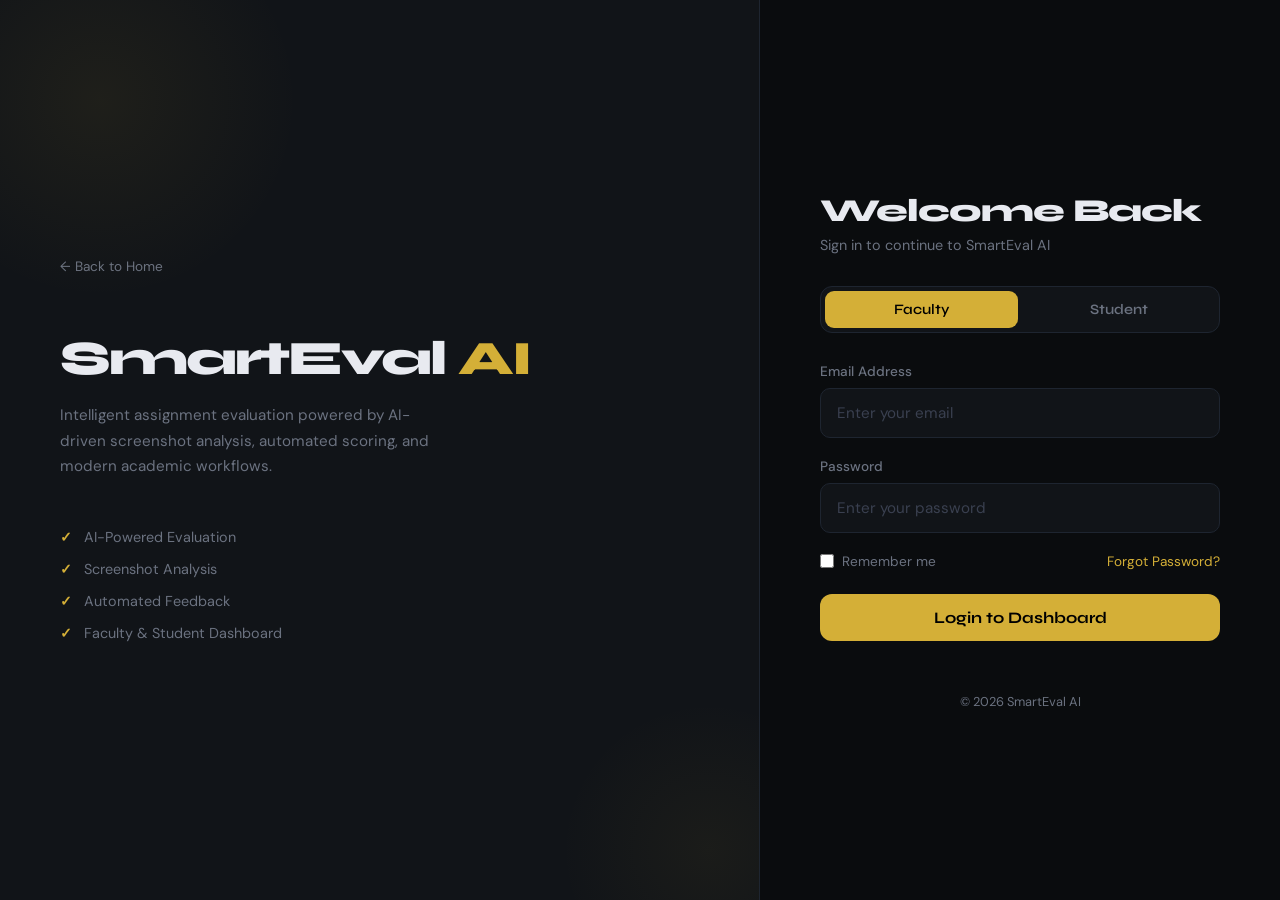
<file: Frontend/student-dashboard.html>
<!DOCTYPE html>
<html lang="en">
<head>
  <meta charset="UTF-8">
  <meta name="viewport" content="width=device-width, initial-scale=1.0">
  <title>Student Dashboard - SmartEval AI</title>
  <link rel="preconnect" href="https://fonts.googleapis.com">
  <link href="https://fonts.googleapis.com/css2?family=Syne:wght@400;600;700;800&family=DM+Sans:wght@300;400;500&display=swap" rel="stylesheet">
  <style>
    :root {
      --gold: #D4AF37;
      --bg: #0A0C0E;
      --surface: #111418;
      --surface2: #161B22;
      --border: #1E2530;
      --text: #E8EAF0;
      --muted: #6B7280;
    }
    * { margin: 0; padding: 0; box-sizing: border-box; }
    body { background: var(--bg); color: var(--text); font-family: 'DM Sans', sans-serif; min-height: 100vh; }

    .topbar { display: flex; justify-content: space-between; align-items: center; padding: 20px 36px; background: var(--surface); border-bottom: 1px solid var(--border); }
    .topbar-brand { font-family: 'Syne', sans-serif; font-size: 1.2rem; font-weight: 800; }
    .topbar-brand span { color: var(--gold); }
    .topbar-right { display: flex; align-items: center; gap: 14px; }
    .user-chip { background: var(--surface2); border: 1px solid var(--border); color: var(--text); padding: 8px 16px; border-radius: 10px; font-size: 0.875rem; font-weight: 500; }
    .logout-btn { background: transparent; border: 1px solid var(--border); color: var(--muted); padding: 8px 16px; border-radius: 10px; font-family: 'DM Sans', sans-serif; font-size: 0.875rem; cursor: pointer; transition: border-color 0.2s, color 0.2s; }
    .logout-btn:hover { border-color: var(--gold); color: var(--gold); }

    .main { padding: 36px; max-width: 1200px; margin: 0 auto; }

    .welcome-bar { margin-bottom: 32px; }
    .welcome-bar h1 { font-family: 'Syne', sans-serif; font-size: 1.8rem; font-weight: 800; letter-spacing: -0.5px; margin-bottom: 4px; }
    .welcome-bar p { color: var(--muted); font-size: 0.9rem; }

    .stats-row { display: grid; grid-template-columns: repeat(auto-fit, minmax(200px, 1fr)); gap: 18px; margin-bottom: 36px; }
    .stat-card { background: var(--surface); border: 1px solid var(--border); border-radius: 16px; padding: 24px; }
    .stat-label { font-size: 0.8rem; color: var(--muted); font-weight: 500; text-transform: uppercase; letter-spacing: 0.5px; margin-bottom: 8px; }
    .stat-value { font-family: 'Syne', sans-serif; font-size: 2rem; font-weight: 800; color: var(--gold); }

    .action-row { margin-bottom: 36px; }
    .action-card { background: var(--surface); border: 1px solid var(--border); border-radius: 16px; padding: 24px 28px; display: flex; align-items: center; justify-content: space-between; gap: 20px; cursor: pointer; transition: border-color 0.2s, transform 0.2s; text-decoration: none; }
    .action-card:hover { border-color: var(--gold); transform: translateY(-2px); }
    .action-card-info h3 { font-family: 'Syne', sans-serif; font-size: 1.05rem; font-weight: 700; color: var(--gold); margin-bottom: 4px; }
    .action-card-info p { color: var(--muted); font-size: 0.875rem; }
    .action-arrow { font-size: 1.4rem; color: var(--gold); }

    .section { background: var(--surface); border: 1px solid var(--border); border-radius: 16px; padding: 28px; margin-bottom: 28px; }
    .section-header { display: flex; align-items: center; justify-content: space-between; margin-bottom: 22px; }
    .section-header h2 { font-family: 'Syne', sans-serif; font-size: 1.1rem; font-weight: 700; }
    .badge { background: rgba(212,175,55,0.12); color: var(--gold); border: 1px solid rgba(212,175,55,0.25); padding: 3px 10px; border-radius: 20px; font-size: 0.78rem; font-weight: 600; }

    table { width: 100%; border-collapse: collapse; }
    th { text-align: left; padding: 10px 14px; font-size: 0.78rem; font-weight: 600; color: var(--muted); text-transform: uppercase; letter-spacing: 0.5px; border-bottom: 1px solid var(--border); }
    td { padding: 14px; font-size: 0.9rem; border-bottom: 1px solid rgba(30,37,48,0.6); vertical-align: middle; }
    tr:last-child td { border-bottom: none; }

    .difficulty-badge { display: inline-block; padding: 3px 10px; border-radius: 20px; font-size: 0.78rem; font-weight: 600; }
    .difficulty-easy { background: #1a2e1a; color: #7CFC98; }
    .difficulty-medium { background: #2e2a1a; color: #FFD369; }
    .difficulty-hard { background: #2e1a1a; color: #FC7C7C; }

    .submit-btn-sm { background: var(--gold); color: #000; border: none; padding: 7px 16px; border-radius: 8px; font-family: 'Syne', sans-serif; font-weight: 700; font-size: 0.8rem; cursor: pointer; transition: opacity 0.2s; }
    .submit-btn-sm:hover { opacity: 0.85; }

    .status-pill { display: inline-block; padding: 3px 10px; border-radius: 20px; font-size: 0.78rem; font-weight: 600; }
    .status-completed { background: #1D2A1D; color: #7CFC98; }
    .status-pending   { background: #2C2412; color: #FFD369; }
    .status-submitted { background: #1a2230; color: #7CC8FC; }

    .empty-state { text-align: center; padding: 48px 20px; color: var(--muted); }
    .empty-state .icon { font-size: 2.5rem; margin-bottom: 12px; }
    .empty-state p { font-size: 0.9rem; }

    /* MODAL */
    .modal-overlay { position: fixed; inset: 0; background: rgba(0,0,0,0.7); display: none; align-items: center; justify-content: center; z-index: 100; backdrop-filter: blur(4px); }
    .modal-overlay.open { display: flex; }
    .modal { background: var(--surface); border: 1px solid var(--border); border-radius: 20px; padding: 36px; width: 100%; max-width: 480px; }
    .modal h3 { font-family: 'Syne', sans-serif; font-size: 1.3rem; font-weight: 800; margin-bottom: 6px; }
    .modal p { color: var(--muted); font-size: 0.875rem; margin-bottom: 24px; }
    .modal-label { display: block; font-size: 0.85rem; color: var(--muted); margin-bottom: 8px; font-weight: 500; }
    .modal input[type="file"] { width: 100%; padding: 13px; border: 1px dashed var(--border); border-radius: 10px; background: var(--bg); color: var(--muted); font-size: 0.875rem; cursor: pointer; margin-bottom: 20px; }
    .modal-actions { display: flex; gap: 12px; }
    .modal-submit { flex: 1; padding: 12px; border: none; border-radius: 10px; background: var(--gold); color: #000; font-family: 'Syne', sans-serif; font-weight: 700; font-size: 0.95rem; cursor: pointer; transition: opacity 0.2s; }
    .modal-submit:hover { opacity: 0.88; }
    .modal-submit:disabled { opacity: 0.5; cursor: not-allowed; }
    .modal-cancel { flex: 1; padding: 12px; border: 1px solid var(--border); border-radius: 10px; background: transparent; color: var(--muted); font-size: 0.95rem; cursor: pointer; transition: border-color 0.2s; }
    .modal-cancel:hover { border-color: var(--gold); }
    .modal-msg { padding: 12px; border-radius: 8px; font-size: 0.875rem; margin-top: 14px; display: none; }
    .modal-msg.success { background: #1D2A1D; color: #7CFC98; }
    .modal-msg.error   { background: #2A1D1D; color: #FC7C7C; }
  </style>
</head>
<body>

  <div class="topbar">
    <div class="topbar-brand">SmartEval <span>AI</span></div>
    <div class="topbar-right">
      <div class="user-chip" id="userChip">Student</div>
      <button class="logout-btn" id="logoutBtn">Logout</button>
    </div>
  </div>

  <div class="main">

    <div class="welcome-bar">
      <h1>Welcome back, <span id="studentName" style="color:var(--gold)">Student</span> 👋</h1>
      <p>View your assignments and submit your work below.</p>
    </div>

    <div class="stats-row">
      <div class="stat-card">
        <div class="stat-label">Total Assignments</div>
        <div class="stat-value" id="totalAssignments">—</div>
      </div>
      <div class="stat-card">
        <div class="stat-label">My Submissions</div>
        <div class="stat-value" id="totalSubmissions">—</div>
      </div>
      <div class="stat-card">
        <div class="stat-label">Branch</div>
        <div class="stat-value" style="font-size:1.2rem; padding-top:6px;" id="studentBranch">—</div>
      </div>
      <div class="stat-card">
        <div class="stat-label">My Avg Score</div>
        <div class="stat-value" id="avgScore">—</div>
      </div>
    </div>

    <div class="action-row">
      <a href="upload-test.html" class="action-card">
        <div class="action-card-info">
          <h3>AI Evaluation Tool</h3>
          <p>Upload a PDF submission for instant AI-powered evaluation and scoring</p>
        </div>
        <div class="action-arrow">→</div>
      </a>
    </div>

    <div class="section">
      <div class="section-header">
        <h2>Available Assignments</h2>
        <span class="badge" id="assignmentsBadge">Loading...</span>
      </div>
      <table>
        <thead>
          <tr>
            <th>Title</th>
            <th>Faculty</th>
            <th>Difficulty</th>
            <th>Deadline</th>
            <th>Action</th>
          </tr>
        </thead>
        <tbody id="assignmentsBody">
          <tr><td colspan="5"><div class="empty-state"><div class="icon">⏳</div><p>Loading assignments...</p></div></td></tr>
        </tbody>
      </table>
    </div>

    <div class="section">
      <div class="section-header">
        <h2>My Submissions</h2>
        <span class="badge" id="submissionsBadge">Loading...</span>
      </div>
      <table>
        <thead>
          <tr>
            <th>Assignment</th>
            <th>Submitted At</th>
            <th>Status</th>
            <th>Score</th>
          </tr>
        </thead>
        <tbody id="submissionsBody">
          <tr><td colspan="3"><div class="empty-state"><div class="icon">⏳</div><p>Loading submissions...</p></div></td></tr>
        </tbody>
      </table>
    </div>

  </div>

  <!-- SUBMIT MODAL -->
  <div class="modal-overlay" id="submitModal">
    <div class="modal">
      <h3>Submit Assignment</h3>
      <p id="modalAssignmentTitle">Upload your PDF for this assignment.</p>
      <label class="modal-label">Select PDF File *</label>
      <input type="file" id="submissionPdf" accept=".pdf">
      <div class="modal-actions">
        <button class="modal-cancel" id="modalCancel">Cancel</button>
        <button class="modal-submit" id="modalSubmit">Upload Submission</button>
      </div>
      <div class="modal-msg" id="modalMsg"></div>
    </div>
  </div>

  <script>
  const BASE_URL = "http://127.0.0.1:5000";

  const user = JSON.parse(localStorage.getItem("smarteval_user"));

  if (!user || user.role !== "student") {
    alert("Please login as a student.");
    window.location.href = "login.html";
  } else {

    document.getElementById("studentName").textContent  = user.name;
    document.getElementById("userChip").textContent     = user.name;
    document.getElementById("studentBranch").textContent = user.branch || "N/A";

    document.getElementById("logoutBtn").addEventListener("click", () => {
      localStorage.removeItem("smarteval_user");
      window.location.href = "login.html";
    });

    async function loadAssignments() {
      try {
        const res  = await fetch(`${BASE_URL}/get-assignments`);
        const data = await res.json();
        const assignments = data.assignments || [];

        document.getElementById("totalAssignments").textContent = assignments.length;
        document.getElementById("assignmentsBadge").textContent = assignments.length + " available";

        const tbody = document.getElementById("assignmentsBody");

        if (assignments.length === 0) {
          tbody.innerHTML = `<tr><td colspan="5"><div class="empty-state"><div class="icon">📭</div><p>No assignments yet.</p></div></td></tr>`;
          return;
        }

        tbody.innerHTML = assignments.map(a => {
          const diffClass = "difficulty-" + (a.difficulty || "medium").toLowerCase();
          const deadline  = a.deadline ? new Date(a.deadline).toLocaleDateString() : "No Deadline";
          const safeTitle = (a.title || "").replace(/'/g, "\\'");
          return `<tr>
            <td><strong>${a.title}</strong></td>
            <td style="color:var(--muted)">${a.faculty_name || "—"}</td>
            <td><span class="difficulty-badge ${diffClass}">${a.difficulty || "Medium"}</span></td>
            <td style="color:var(--muted)">${deadline}</td>
            <td><button class="submit-btn-sm" onclick="openSubmitModal(${a.id}, '${safeTitle}')">Submit</button></td>
          </tr>`;
        }).join("");

      } catch(err) {
        console.error(err);
        document.getElementById("assignmentsBody").innerHTML =
          `<tr><td colspan="5"><div class="empty-state"><div class="icon">⚠️</div><p>Could not load assignments. Is the backend running?</p></div></td></tr>`;
      }
    }

    async function loadSubmissions() {
      try {
        const res  = await fetch(`${BASE_URL}/get-submissions`);
        const data = await res.json();
        const all  = data.submissions || [];
        const mine = all.filter(s => s.student_name === user.name);

        document.getElementById("totalSubmissions").textContent = mine.length;
        document.getElementById("submissionsBadge").textContent = mine.length + " submitted";

        // ── Fetch evaluation_results to get scores ──────────────────
        // Build a map: submission_id → score from evaluation_results table
        let evalScoreMap = {};
        try {
            const evalRes  = await fetch(`${BASE_URL}/get-evaluation-results`);
            const evalData = await evalRes.json();
            const results  = evalData.results || evalData.evaluation_results || [];
            results.forEach(r => {
                const sid   = r.submission_id;
                const score = parseFloat(r.score ?? r.ai_score ?? r.total_score ?? "");
                if (sid && !isNaN(score)) {
                    // Keep highest score if multiple entries per submission
                    if (evalScoreMap[sid] === undefined || score > evalScoreMap[sid]) {
                        evalScoreMap[sid] = score;
                    }
                }
            });
        } catch(e) {
            // Endpoint may not exist yet — silently continue, scores stay empty
            console.warn("Could not fetch evaluation results:", e);
        }

        // Helper: get score for a submission — check evalScoreMap first, then submission fields
        const getScore = (s) => {
            // Priority 1: evaluation_results table (most accurate)
            if (evalScoreMap[s.id] !== undefined) return evalScoreMap[s.id];
            // Priority 2: score already on submission object (some backends join it)
            const raw = s.score ?? s.ai_score ?? s.total_score ?? s.marks ?? null;
            if (raw === null || raw === "" || raw === undefined) return null;
            const num = parseFloat(raw);
            return isNaN(num) ? null : num;
        };

        // ── Avg Score KPI ───────────────────────────────────────────
        const scored = mine.filter(s => getScore(s) !== null);
        if (scored.length > 0) {
            const avg = scored.reduce((sum, s) => sum + getScore(s), 0) / scored.length;
            document.getElementById("avgScore").textContent = avg.toFixed(1) + "%";
        } else {
            document.getElementById("avgScore").textContent = "N/A";
        }

        const tbody = document.getElementById("submissionsBody");

        if (mine.length === 0) {
          tbody.innerHTML = `<tr><td colspan="4"><div class="empty-state"><div class="icon">📝</div><p>No submissions yet.</p></div></td></tr>`;
          return;
        }

        tbody.innerHTML = mine.map(s => {
          const status   = s.submission_status || "pending";
          const date     = s.submitted_at ? new Date(s.submitted_at).toLocaleString("en-IN", { timeZone: "Asia/Kolkata" }) : "—";
          const scoreNum = getScore(s);
          const scoreVal = scoreNum !== null
            ? `<span style="color:var(--gold);font-weight:700;">${scoreNum.toFixed(1)} / 100</span>`
            : `<span style="color:var(--muted);font-size:0.85rem;">Pending</span>`;
          return `<tr>
            <td><strong>${s.assignment_title}</strong></td>
            <td style="color:var(--muted)">${date}</td>
            <td><span class="status-pill status-${status}">${status}</span></td>
            <td>${scoreVal}</td>
          </tr>`;
        }).join("");

      } catch(err) {
        console.error(err);
        document.getElementById("submissionsBody").innerHTML =
          `<tr><td colspan="4"><div class="empty-state"><div class="icon">⚠️</div><p>Could not load submissions.</p></div></td></tr>`;
      }
    }

    let activeAssignmentId = null;

    window.openSubmitModal = function(assignmentId, assignmentTitle) {
      activeAssignmentId = assignmentId;
      document.getElementById("modalAssignmentTitle").textContent = `Submitting for: "${assignmentTitle}"`;
      document.getElementById("submissionPdf").value = "";
      document.getElementById("modalMsg").style.display = "none";
      document.getElementById("modalSubmit").textContent = "Upload Submission";
      document.getElementById("modalSubmit").disabled = false;
      document.getElementById("submitModal").classList.add("open");
    };

    document.getElementById("modalCancel").addEventListener("click", () => {
      document.getElementById("submitModal").classList.remove("open");
    });

    document.getElementById("modalSubmit").addEventListener("click", async () => {
      const pdfFile = document.getElementById("submissionPdf").files[0];
      const msgBox  = document.getElementById("modalMsg");
      const btn     = document.getElementById("modalSubmit");

      msgBox.style.display = "none";

      if (!pdfFile) {
        msgBox.textContent = "Please select a PDF file.";
        msgBox.className   = "modal-msg error";
        msgBox.style.display = "block";
        return;
      }

      if (!pdfFile.name.toLowerCase().endsWith(".pdf")) {
        msgBox.textContent = "Only PDF files are allowed.";
        msgBox.className   = "modal-msg error";
        msgBox.style.display = "block";
        return;
      }

      const formData = new FormData();
      formData.append("assignment_id", activeAssignmentId);
      formData.append("student_id", user.id);
      formData.append("pdf", pdfFile);

      btn.textContent = "Uploading...";
      btn.disabled    = true;

      try {
        const res  = await fetch(`${BASE_URL}/upload-submission`, { method: "POST", body: formData });
        const data = await res.json();

        if (data.success) {
          msgBox.textContent   = "✅ Submitted successfully!";
          msgBox.className     = "modal-msg success";
          msgBox.style.display = "block";
          setTimeout(() => {
            document.getElementById("submitModal").classList.remove("open");
            loadSubmissions();
          }, 1500);
        } else {
          msgBox.textContent   = data.message || "Submission failed.";
          msgBox.className     = "modal-msg error";
          msgBox.style.display = "block";
          btn.textContent = "Upload Submission";
          btn.disabled    = false;
        }
      } catch(err) {
        console.error(err);
        msgBox.textContent   = "Backend connection failed.";
        msgBox.className     = "modal-msg error";
        msgBox.style.display = "block";
        btn.textContent = "Upload Submission";
        btn.disabled    = false;
      }
    });

    loadAssignments();
    loadSubmissions();
  }
  </script>

</body>
</html>
</file>
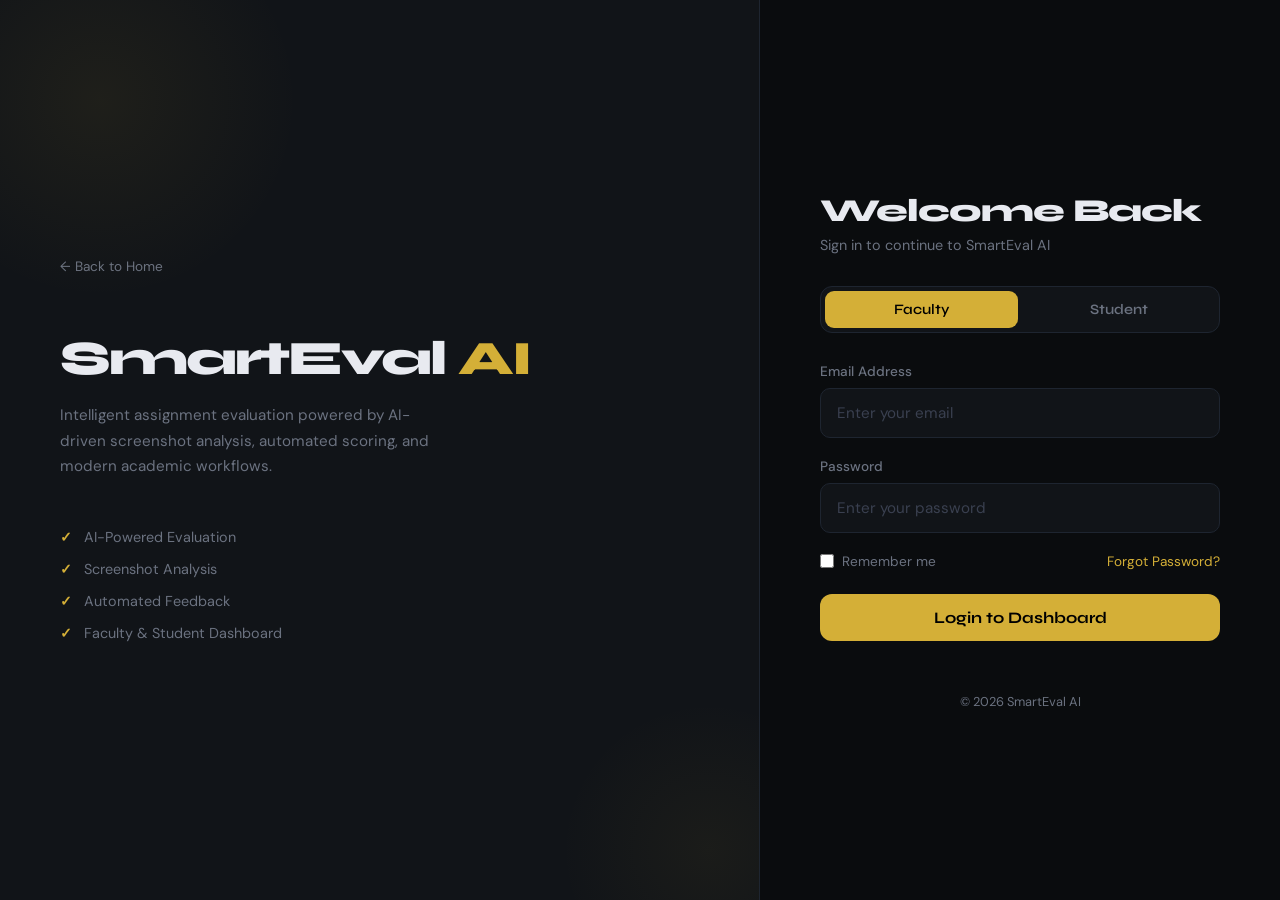
<file: Frontend/upload-test.html>
<!DOCTYPE html>
<html lang="en">
<head>
  <meta charset="UTF-8">
  <meta name="viewport" content="width=device-width, initial-scale=1.0">
  <title>SmartEval AI — Evaluate Submission</title>
  <link rel="preconnect" href="https://fonts.googleapis.com">
  <link href="https://fonts.googleapis.com/css2?family=Outfit:wght@300;400;500;600;700;800&family=Mulish:wght@300;400;500;600;700&display=swap" rel="stylesheet">
  <style>
    :root {
      --gold:#D4AF37; --gold-light:#E8C84A; --gold-dim:rgba(212,175,55,0.10); --gold-border:rgba(212,175,55,0.20);
      --bg:#0C0D0F; --bg2:#101214; --surface:#141618; --surface2:#1A1C1F;
      --border:#232629; --border2:#2A2D32;
      --text:#F0F1F3; --text2:#9AA0AA; --text3:#5C6370;
      --ok-bg:#0E1F12; --ok-fg:#4ADE80; --err-bg:#1F0E0E; --err-fg:#F87171;
    }
    *,*::before,*::after{margin:0;padding:0;box-sizing:border-box;}
    body{font-family:'Mulish',sans-serif;background:var(--bg);color:var(--text);min-height:100vh;display:flex;flex-direction:column;-webkit-font-smoothing:antialiased;}

    /* TOPBAR */
    .topbar{display:flex;align-items:center;justify-content:space-between;padding:0 32px;height:58px;background:var(--surface);border-bottom:1px solid var(--border);}
    .brand{font-family:'Outfit',sans-serif;font-size:1rem;font-weight:700;color:var(--text);display:flex;align-items:center;gap:8px;}
    .brand-dot{width:7px;height:7px;background:var(--gold);border-radius:50%;}
    .back-btn{display:inline-flex;align-items:center;gap:6px;font-family:'Outfit',sans-serif;font-size:0.8rem;font-weight:600;color:var(--text3);text-decoration:none;padding:6px 13px;border:1px solid var(--border2);border-radius:8px;transition:border-color .15s,color .15s;}
    .back-btn:hover{border-color:var(--gold-border);color:var(--gold);}

    /* PAGE */
    .page{flex:1;display:flex;align-items:flex-start;justify-content:center;padding:48px 20px 60px;}
    .container{width:100%;max-width:680px;}

    /* HEADER */
    .page-header{margin-bottom:32px;}
    .page-tag{display:inline-flex;align-items:center;gap:6px;font-family:'Outfit',sans-serif;font-size:0.72rem;font-weight:700;color:var(--gold);text-transform:uppercase;letter-spacing:1px;margin-bottom:12px;}
    .page-tag::before{content:'';width:6px;height:6px;background:var(--gold);border-radius:50%;}
    .page-header h1{font-family:'Outfit',sans-serif;font-size:1.75rem;font-weight:800;color:var(--text);letter-spacing:-0.5px;margin-bottom:6px;}
    .page-header p{color:var(--text3);font-size:0.875rem;}

    /* CARD */
    .card{background:var(--surface);border:1px solid var(--border);border-radius:16px;padding:28px;margin-bottom:20px;}
    .card-title{font-family:'Outfit',sans-serif;font-size:0.78rem;font-weight:700;color:var(--text3);text-transform:uppercase;letter-spacing:0.7px;margin-bottom:16px;padding-bottom:12px;border-bottom:1px solid var(--border);}

    /* FIELDS */
    .field{margin-bottom:20px;} .field:last-of-type{margin-bottom:0;}
    .field label{display:block;font-family:'Outfit',sans-serif;font-size:0.75rem;font-weight:700;color:var(--text2);text-transform:uppercase;letter-spacing:0.6px;margin-bottom:8px;}
    .sel{width:100%;padding:11px 36px 11px 14px;background:var(--bg2);border:1px solid var(--border2);border-radius:10px;color:var(--text);font-family:'Mulish',sans-serif;font-size:0.9rem;outline:none;appearance:none;cursor:pointer;transition:border-color .15s,box-shadow .15s;background-image:url("data:image/svg+xml,%3Csvg xmlns='http://www.w3.org/2000/svg' width='12' height='7' viewBox='0 0 12 7'%3E%3Cpath fill='none' stroke='%235C6370' stroke-width='1.5' d='M1 1l5 5 5-5'/%3E%3C/svg%3E");background-repeat:no-repeat;background-position:right 13px center;}
    .sel:focus{border-color:var(--gold);box-shadow:0 0 0 3px rgba(212,175,55,.08);}
    .sel option{background:#1A1C1F;}

    /* ASSIGNMENT INFO */
    .ainfo{background:var(--bg2);border:1px solid var(--border);border-radius:10px;padding:14px 16px;margin-top:10px;display:none;}
    .ainfo.show{display:block;}
    .ainfo-row{display:flex;justify-content:space-between;align-items:center;margin-bottom:7px;font-size:0.82rem;}
    .ainfo-row:last-child{margin-bottom:0;}
    .alabel{font-family:'Outfit',sans-serif;font-size:0.7rem;font-weight:700;color:var(--text3);text-transform:uppercase;letter-spacing:0.5px;}
    .avalue{color:var(--text2);font-weight:600;}
    .diff{display:inline-block;padding:2px 9px;border-radius:100px;font-size:0.72rem;font-weight:700;font-family:'Outfit',sans-serif;}
    .diff-easy{background:#0E1F12;color:#4ADE80;} .diff-medium{background:#1F1A0E;color:#FBB040;} .diff-hard{background:#1F0E0E;color:#F87171;}
    .adesc{font-size:0.82rem;color:var(--text3);margin-top:8px;padding-top:8px;border-top:1px solid var(--border);line-height:1.6;}

    /* DROP ZONE */
    .drop-zone{width:100%;padding:28px 20px;background:var(--bg2);border:1.5px dashed var(--border2);border-radius:12px;text-align:center;cursor:pointer;transition:border-color .15s,background .15s;position:relative;}
    .drop-zone:hover,.drop-zone.over{border-color:var(--gold);background:rgba(212,175,55,.03);}
    .drop-zone input{position:absolute;inset:0;width:100%;height:100%;opacity:0;cursor:pointer;}
    .drop-icon{font-size:1.8rem;margin-bottom:8px;}
    .drop-text{font-size:0.875rem;color:var(--text3);font-weight:500;}
    .drop-text strong{color:var(--gold);font-family:'Outfit',sans-serif;}
    .file-name{font-size:0.82rem;color:var(--ok-fg);margin-top:8px;font-weight:700;font-family:'Outfit',sans-serif;display:none;}

    /* BUTTON */
    .submit-btn{width:100%;padding:13px;background:var(--gold);color:#000;border:none;border-radius:11px;font-family:'Outfit',sans-serif;font-weight:700;font-size:0.95rem;cursor:pointer;transition:background .15s,transform .15s,box-shadow .15s;margin-top:8px;display:flex;align-items:center;justify-content:center;gap:8px;}
    .submit-btn:hover:not(:disabled){background:var(--gold-light);transform:translateY(-1px);box-shadow:0 6px 20px rgba(212,175,55,.2);}
    .submit-btn:disabled{opacity:.45;cursor:not-allowed;transform:none;}
    .try-again{background:var(--surface2);color:var(--text2);border:1px solid var(--border2);margin-top:12px;}
    .try-again:hover:not(:disabled){background:var(--surface2);border-color:var(--gold-border);color:var(--gold);transform:none;box-shadow:none;}

    /* PROGRESS */
    .progress-card{display:none;} .progress-card.show{display:block;}
    .steps{display:flex;flex-direction:column;}
    .step{display:flex;align-items:flex-start;gap:14px;padding:14px 0;border-bottom:1px solid var(--border);}
    .step:last-child{border-bottom:none;}
    .sicon{width:32px;height:32px;border-radius:8px;display:flex;align-items:center;justify-content:center;font-family:'Outfit',sans-serif;font-weight:700;font-size:0.82rem;flex-shrink:0;transition:all .3s;}
    .sicon.idle{background:var(--surface2);color:var(--text3);border:1px solid var(--border2);}
    .sicon.active{background:var(--gold-dim);color:var(--gold);border:1px solid var(--gold-border);}
    .sicon.done{background:var(--ok-bg);color:var(--ok-fg);border:1px solid rgba(74,222,128,.15);}
    .sicon.err{background:var(--err-bg);color:var(--err-fg);border:1px solid rgba(248,113,113,.15);}
    .scontent h4{font-family:'Outfit',sans-serif;font-size:0.875rem;font-weight:700;color:var(--text);margin-bottom:2px;}
    .scontent p{font-size:0.8rem;color:var(--text3);}

    /* RESULT */
    .result-card{display:none;} .result-card.show{display:block;}
    .result-header{display:flex;align-items:center;justify-content:space-between;margin-bottom:20px;padding-bottom:16px;border-bottom:1px solid var(--border);}
    .result-header h2{font-family:'Outfit',sans-serif;font-size:1rem;font-weight:700;}
    .score-chip{background:var(--gold-dim);border:1px solid var(--gold-border);color:var(--gold);font-family:'Outfit',sans-serif;font-weight:800;font-size:0.95rem;padding:5px 16px;border-radius:100px;}
    .result-body{font-size:0.875rem;color:var(--text2);line-height:1.8;white-space:pre-wrap;word-break:break-word;}
    .result-actions{display:flex;gap:10px;margin-top:20px;padding-top:16px;border-top:1px solid var(--border);}
    .btn-outline{flex:1;padding:10px;background:transparent;border:1px solid var(--border2);border-radius:10px;color:var(--text2);font-family:'Outfit',sans-serif;font-weight:600;font-size:0.82rem;cursor:pointer;transition:border-color .15s,color .15s;}
    .btn-outline:hover{border-color:var(--gold-border);color:var(--gold);}

    /* ERROR */
    .err-card{display:none;} .err-card.show{display:block;}
    .err-inner{background:var(--err-bg);border:1px solid rgba(248,113,113,.15);border-radius:12px;padding:24px;text-align:center;}
    .err-inner .eicon{font-size:1.6rem;margin-bottom:10px;}
    .err-inner h4{font-family:'Outfit',sans-serif;font-size:0.9rem;font-weight:700;color:var(--err-fg);margin-bottom:4px;}
    .err-inner p{font-size:0.82rem;color:var(--text3);line-height:1.6;}

    @media(max-width:600px){.topbar{padding:0 18px;}.page{padding:28px 14px 40px;}}
  </style>
</head>
<body>

  <div class="topbar">
    <div class="brand"><span class="brand-dot"></span>SmartEval AI</div>
    <a href="student-dashboard.html" class="back-btn">← Dashboard</a>
  </div>

  <div class="page">
    <div class="container">

      <div class="page-header">
        <div class="page-tag">AI Evaluation</div>
        <h1>Submit &amp; Evaluate</h1>
        <p>Select your assignment, upload your PDF, and get instant AI feedback saved to database</p>
      </div>

      <!-- FORM CARD -->
      <div class="card" id="formCard">
        <div class="card-title">Step 1 — Select Assignment</div>

        <div class="field">
          <label>Assignment</label>
          <select class="sel" id="assignmentSelect">
            <option value="">Loading assignments...</option>
          </select>
        </div>

        <div class="ainfo" id="ainfo">
          <div class="ainfo-row">
            <span class="alabel">Faculty</span>
            <span class="avalue" id="aFaculty">—</span>
          </div>
          <div class="ainfo-row">
            <span class="alabel">Deadline</span>
            <span class="avalue" id="aDeadline">—</span>
          </div>
          <div class="ainfo-row">
            <span class="alabel">Difficulty</span>
            <span id="aDiff">—</span>
          </div>
          <div class="adesc" id="aDesc">—</div>
        </div>

        <div style="margin-top:22px;" class="card-title">Step 2 — Upload Your PDF</div>

        <div class="field">
          <label>Submission File</label>
          <div class="drop-zone" id="dropZone">
            <input type="file" id="pdfFile" accept=".pdf">
            <div class="drop-icon">📄</div>
            <div class="drop-text">Drag &amp; drop or <strong>click to browse</strong></div>
            <div class="file-name" id="fileName"></div>
          </div>
        </div>

        <button class="submit-btn" id="submitBtn" onclick="startEval()">
          Evaluate with AI &nbsp;→
        </button>
      </div>

      <!-- PROGRESS CARD -->
      <div class="card progress-card" id="progressCard">
        <div class="card-title">Processing your submission</div>
        <div class="steps">
          <div class="step">
            <div class="sicon idle" id="s1">1</div>
            <div class="scontent"><h4>Uploading PDF</h4><p id="s1t">Sending your submission to the server</p></div>
          </div>
          <div class="step">
            <div class="sicon idle" id="s2">2</div>
            <div class="scontent"><h4>Extracting Content</h4><p id="s2t">Converting PDF pages to images</p></div>
          </div>
          <div class="step">
            <div class="sicon idle" id="s3">3</div>
            <div class="scontent"><h4>AI Evaluation</h4><p id="s3t">Gemini AI is analysing your work (20–60 sec)</p></div>
          </div>
          <div class="step">
            <div class="sicon idle" id="s4">4</div>
            <div class="scontent"><h4>Saving Results</h4><p id="s4t">Storing evaluation in database</p></div>
          </div>
        </div>
      </div>

      <!-- ERROR CARD -->
      <div class="card err-card" id="errCard">
        <div class="err-inner">
          <div class="eicon">⚠️</div>
          <h4 id="errTitle">Something went wrong</h4>
          <p id="errMsg">Make sure the Flask backend is running: <strong>python app.py</strong></p>
        </div>
        <button class="submit-btn try-again" onclick="resetForm()">← Try Again</button>
      </div>

      <!-- RESULT CARD -->
      <div class="card result-card" id="resultCard">
        <div class="result-header">
          <h2>🎓 AI Evaluation Result</h2>
          <span class="score-chip" id="scoreChip">Evaluated ✓</span>
        </div>
        <div class="result-body" id="resultBody"></div>
        <div class="result-actions">
          <button class="btn-outline" onclick="resetForm()">Evaluate Another</button>
          <button class="btn-outline" onclick="window.location.href='student-dashboard.html'">Back to Dashboard</button>
        </div>
      </div>

    </div>
  </div>

<script>
const BASE_URL = "http://127.0.0.1:5000";

// Auth
const user = JSON.parse(localStorage.getItem("smarteval_user"));
if (!user) { window.location.href = "login.html"; }

let assignments = [];

// Load assignments
async function loadAssignments() {
  try {
    const r = await fetch(`${BASE_URL}/get-assignments`);
    const d = await r.json();
    assignments = d.assignments || [];
    const sel = document.getElementById("assignmentSelect");
    if (!assignments.length) {
      sel.innerHTML = `<option value="">No assignments available yet</option>`;
      return;
    }
    sel.innerHTML = `<option value="">— Select an assignment —</option>` +
      assignments.map(a => `<option value="${a.id}">${a.title}</option>`).join("");
  } catch(e) {
    document.getElementById("assignmentSelect").innerHTML = `<option value="">Backend not running — start Flask</option>`;
  }
}

// Show assignment info on select
document.getElementById("assignmentSelect").addEventListener("change", function() {
  const id = parseInt(this.value);
  const box = document.getElementById("ainfo");
  if (!id) { box.classList.remove("show"); return; }
  const a = assignments.find(x => x.id === id);
  if (!a) return;
  document.getElementById("aFaculty").textContent  = a.faculty_name || "—";
  document.getElementById("aDeadline").textContent = a.deadline ? new Date(a.deadline).toLocaleDateString("en-GB",{day:"numeric",month:"short",year:"numeric"}) : "No deadline";
  document.getElementById("aDesc").textContent     = a.description || "No description provided.";
  const d = (a.difficulty||"medium").toLowerCase();
  const cls = {easy:"diff-easy",medium:"diff-medium",hard:"diff-hard"}[d]||"diff-medium";
  document.getElementById("aDiff").innerHTML = `<span class="diff ${cls}">${a.difficulty||"Medium"}</span>`;
  box.classList.add("show");
});

// File pick
const pdfInput = document.getElementById("pdfFile");
const fileName = document.getElementById("fileName");
pdfInput.addEventListener("change", function() {
  if (this.files[0]) { fileName.textContent = "✓  "+this.files[0].name; fileName.style.display="block"; }
});
const dz = document.getElementById("dropZone");
dz.addEventListener("dragover", e=>{e.preventDefault();dz.classList.add("over");});
dz.addEventListener("dragleave",()=>dz.classList.remove("over"));
dz.addEventListener("drop",e=>{
  e.preventDefault(); dz.classList.remove("over");
  const f=e.dataTransfer.files[0];
  if(f&&f.name.endsWith(".pdf")){ pdfInput.files=e.dataTransfer.files; fileName.textContent="✓  "+f.name; fileName.style.display="block"; }
});

// Step helpers
function setstep(n, state, txt) {
  const ic = document.getElementById("s"+n);
  ic.className = "sicon "+state;
  ic.textContent = state==="done"?"✓" : state==="err"?"✕" : state==="active"?"…" : n;
  if(txt) document.getElementById("s"+n+"t").textContent = txt;
}
function showEl(id){document.getElementById(id).style.display="block";}
function hideEl(id){document.getElementById(id).style.display="none";}
function showCard(id){document.getElementById(id).classList.add("show");}
function hideCard(id){document.getElementById(id).classList.remove("show");}

// Main flow
async function startEval() {
  const aId  = document.getElementById("assignmentSelect").value;
  const file = pdfInput.files[0];

  if (!aId)  { alert("Please select an assignment."); return; }
  if (!file) { alert("Please upload your PDF."); return; }
  if (!file.name.toLowerCase().endsWith(".pdf")) { alert("Only PDF files accepted."); return; }

  // Switch views
  hideEl("formCard"); hideCard("errCard"); hideCard("resultCard");
  showCard("progressCard");
  [1,2,3,4].forEach(n=>setstep(n,"idle",null));

  try {
    // Step 1 — Upload submission
    setstep(1,"active","Uploading your PDF to server...");
    const fd = new FormData();
    fd.append("assignment_id", aId);
    fd.append("student_id", user.id);
    fd.append("pdf", file);
    const ur = await fetch(`${BASE_URL}/upload-submission`,{method:"POST",body:fd});
    const ud = await ur.json();
    if (!ud.success) throw new Error(ud.message||"Upload failed");
    const subId = ud.submission_id;
    setstep(1,"done","PDF uploaded & saved to database");

    // Step 2 — visual only
    setstep(2,"active","Extracting content from PDF pages...");
    await new Promise(r=>setTimeout(r,700));
    setstep(2,"done","Content extracted");

    // Step 3 — AI eval
    setstep(3,"active","Gemini AI is evaluating your work...");
    const er = await fetch(`${BASE_URL}/evaluate-submission/${subId}`);
    const ed = await er.json();
    if (!ed.success) throw new Error(ed.message||"Evaluation failed");
    setstep(3,"done","AI evaluation complete");

    // Step 4 — save done (backend already saved)
    setstep(4,"active","Saving results to database...");
    await new Promise(r=>setTimeout(r,500));
    setstep(4,"done","Results saved ✓");

    // Show result
    await new Promise(r=>setTimeout(r,600));
    hideCard("progressCard");
    showCard("resultCard");

    document.getElementById("resultBody").textContent = ed.evaluation;

    const sm = ed.evaluation.match(/score[:\s]+(\d{1,3})/i) || ed.evaluation.match(/(\d{1,3})\s*\/\s*100/);
    if (sm) document.getElementById("scoreChip").textContent = sm[1]+" / 100";

  } catch(err) {
    console.error(err);
    hideCard("progressCard");
    document.getElementById("errTitle").textContent = "Evaluation Failed";
    document.getElementById("errMsg").innerHTML = (err.message||"Unknown error")+"<br><br>Make sure Flask is running: <strong>python app.py</strong>";
    showCard("errCard");
  }
}

function resetForm() {
  hideCard("progressCard"); hideCard("resultCard"); hideCard("errCard");
  showEl("formCard");
  pdfInput.value=""; fileName.style.display="none";
  document.getElementById("assignmentSelect").value="";
  document.getElementById("ainfo").classList.remove("show");
  [1,2,3,4].forEach(n=>setstep(n,"idle",null));
}

loadAssignments();
</script>
</body>
</html>
</file>
